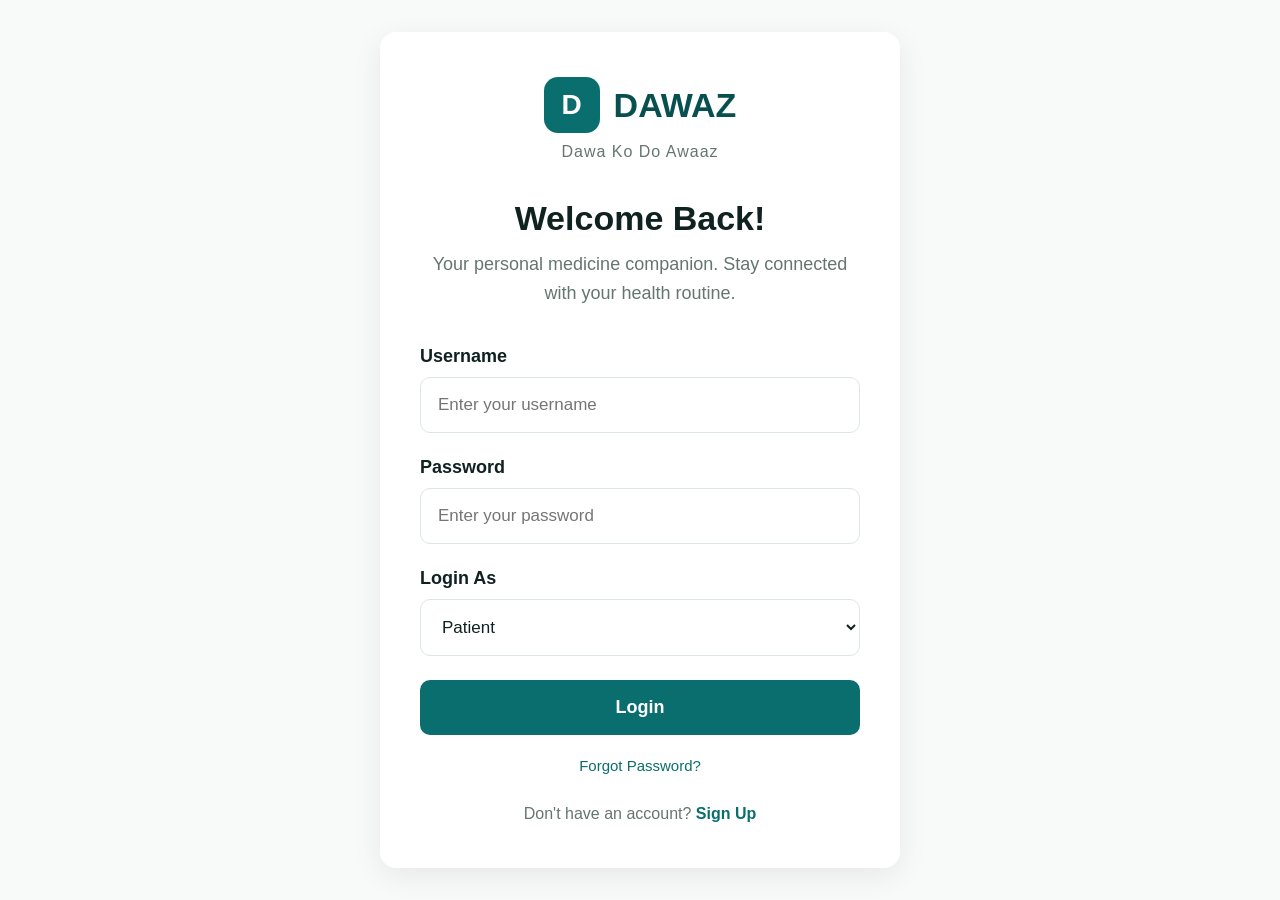
<file: frontend/index.html>
<!DOCTYPE html>
<html lang="en">

<head>
    <meta charset="UTF-8">
    <meta name="viewport" content="width=device-width, initial-scale=1.0">

    <title>DAWAZ | Login</title>

    <link rel="stylesheet" href="css/styles.css">
</head>

<body>

    <main class="login-container">

        <section class="login-card">

            <!-- Brand Section -->
            <div class="brand">
                <div class="brand-logo">D</div>
                <h2>DAWAZ</h2>
            </div>

            <p class="tagline">Dawa Ko Do Awaaz</p>

            <!-- Welcome Section -->
            <div class="welcome-section">
                <h1>Welcome Back!</h1>

                <p>
                    Your personal medicine companion.
                    Stay connected with your health routine.
                </p>
            </div>

            <!-- Login Form -->
            <form id="loginForm">

                <!-- Username -->
                <div class="form-group">
                    <label for="username">Username</label>

                    <input
                        type="text"
                        id="username"
                        name="username"
                        placeholder="Enter your username"
                        autocomplete="username"
                        required
                    >
                </div>

                <!-- Password -->
                <div class="form-group">
                    <label for="password">Password</label>

                    <input
                        type="password"
                        id="password"
                        name="password"
                        placeholder="Enter your password"
                        autocomplete="current-password"
                        required
                    >
                </div>

                <!-- Role Selection -->
                <div class="form-group">
                    <label for="role">Login As</label>

                    <select id="role" name="role" required>
                        <option value="patient">Patient</option>
                        <option value="caregiver">Caregiver</option>
                    </select>
                </div>

                <!-- Login Button -->
                <button
                    type="submit"
                    class="login-button"
                    id="loginButton"
                >
                    Login
                </button>

                <!-- Feedback Message -->
                <p
                    id="message"
                    class="message"
                    role="status"
                    aria-live="polite"
                ></p>

            </form>

            <!-- Forgot Password -->
            <div class="forgot-password">
                <a href="pages/forgot-password.html">
                    Forgot Password?
                </a>
            </div>

            <!-- Signup Section -->
            <div class="signup-section">
                <p>
                    Don't have an account?

                    <a href="pages/signup.html" id="signupLink">
                        Sign Up
                    </a>
                </p>
            </div>

        </section>

    </main>
    <script src="api/service.js"></script>
    <script src="js/auth.js"></script>

</body>
</html>
</file>
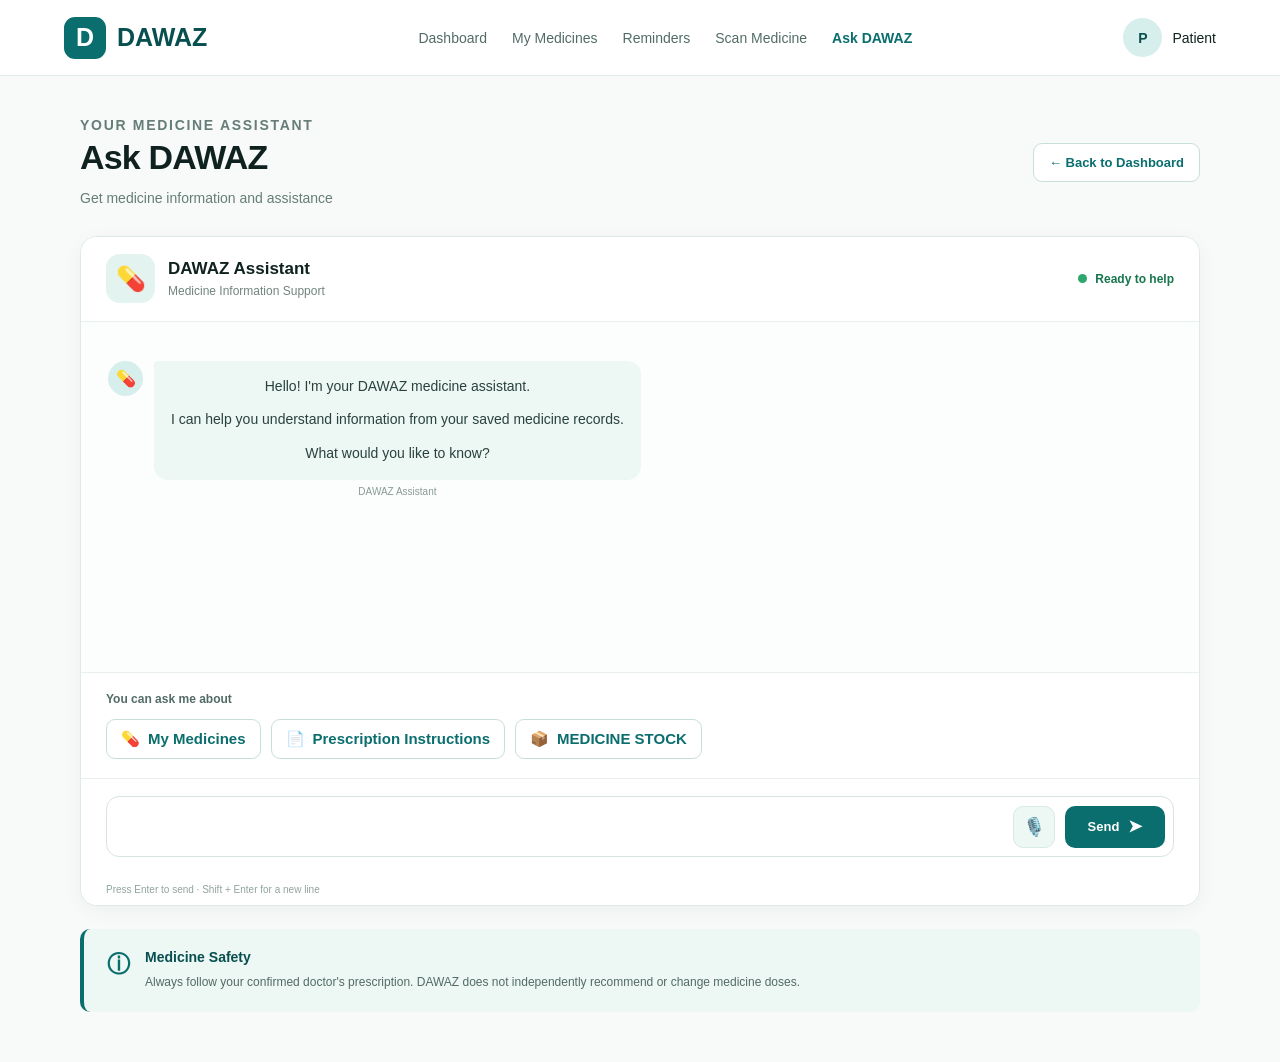
<file: frontend/pages/ask.html>
<!DOCTYPE html>
<html lang="en">

<head>
    <meta charset="UTF-8">
    <meta name="viewport" content="width=device-width, initial-scale=1.0">

    <title>Ask DAWAZ | Medicine Assistant</title>

    <link rel="stylesheet" href="../css/styles.css">
    <link rel="stylesheet" href="../css/ask.css">
</head>

<body>

    <!-- NAVIGATION -->
    <header class="navbar">

        <div class="brand">
            <div class="brand-logo">D</div>
            <h2>DAWAZ</h2>
        </div>

        <nav class="nav-links">
            <a href="dashboard.html" data-i18n="dashboard">Dashboard</a>
            <a href="medicines.html" data-i18n="medicines">My Medicines</a>
            <a href="reminders.html" data-i18n="reminders">Reminders</a>
            <a href="medicine-scanner.html" data-i18n="scanner">Scan Medicine</a>
            <a href="ask.html" class="active" data-i18n="askDawaz">Ask DAWAZ</a>
        </nav>

        <div class="profile">
            <span class="profile-icon">P</span>
            <span data-i18n="patient">Patient</span>
        </div>

    </header>


    <!-- MAIN PAGE -->
    <main class="ask-container">

        <!-- PAGE HEADING -->
        <section class="ask-heading">

            <div>
                <p class="ask-label" data-i18n="medicineAssistantLabel">
                    YOUR MEDICINE ASSISTANT
                </p>

                <h1 data-i18n="askDawaz">Ask DAWAZ</h1>

                <p data-i18n="askDescription">
                    Have a question about your medicines?
                    DAWAZ can help you understand your saved medicine
                    information and prescription records.
                </p>
            </div>

            <a href="dashboard.html" class="back-dashboard"
               data-i18n="backDashboard">
                ← Back to Dashboard
            </a>

        </section>


        <!-- CHAT WORKSPACE -->
        <section class="chat-section">

            <!-- CHAT HEADER -->
            <div class="chat-header">

                <div class="assistant-profile">

                    <div class="assistant-avatar">
                        <span>💊</span>
                    </div>

                    <div class="assistant-details">
                        <h2 data-i18n="dawazAssistant">
                            DAWAZ Assistant
                        </h2>

                        <p data-i18n="medicineInformationSupport">
                            Medicine Information Support
                        </p>
                    </div>

                </div>

                <div class="assistant-status">
                    <span class="status-dot"></span>
                    <span id="chatStatus" data-i18n="readyToHelp">
                        Ready to help
                    </span>
                </div>

            </div>


            <!-- CHAT BODY -->
            <div
                class="chat-messages"
                id="chatMessages"
                role="log"
                aria-live="polite"
                data-i18n-aria-label="conversationWithDawaz">

                <!-- WELCOME MESSAGE -->
                <div class="message assistant-message">

                    <div class="message-avatar">💊</div>

                    <div class="message-content">

                        <div class="message-bubble">

                            <p data-i18n="welcomeAsk">
                                Hello! I'm your DAWAZ medicine assistant.
                            </p>

                            <p data-i18n="welcomeAskDescription">
                                I can help you understand information
                                from your saved medicine records.
                            </p>

                            <p data-i18n="whatWouldYouLikeToKnow">
                                What would you like to know?
                            </p>

                        </div>

                        <span class="message-time" data-i18n="dawazAssistant">
                            DAWAZ Assistant
                        </span>

                    </div>

                </div>

            </div>


            <!-- SUGGESTED QUESTIONS -->
            <div class="suggested-questions" id="suggestedQuestions">

                <p class="suggestion-heading" data-i18n="youCanAskAbout">
                    You can ask me about
                </p>

                <div class="suggestion-buttons">

                    <button
                        type="button"
                        class="suggestion-btn"
                        data-question="Show me my saved medicines.">

                        <span>💊</span>
                        <span data-i18n="myMedicines">My medicines</span>

                    </button>


                    <button
                        type="button"
                        class="suggestion-btn"
                        data-question="Where can I find my prescription instructions?">

                        <span>📄</span>
                        <span data-i18n="prescriptionInstructions">
                            Prescription instructions
                        </span>

                    </button>


                    <button
                        type="button"
                        class="suggestion-btn"
                        data-question="How can I check my medicine stock?">

                        <span>📦</span>
                        <span data-i18n="medicineStock">
                            Medicine stock
                        </span>

                    </button>

                </div>

            </div>


            <!-- MESSAGE COMPOSER -->
            <form class="chat-input-area" id="chatForm">

                <div class="chat-input-wrapper">

                    <label
                        for="chatInput"
                        class="visually-hidden"
                        data-i18n="typeMedicineQuestion">

                        Type your medicine-related question

                    </label>


                    <textarea
                        id="chatInput"
                        name="question"
                        data-i18n-placeholder="askDawazPlaceholder"
                        placeholder="Ask DAWAZ something about your medicines..."
                        rows="1"
                        maxlength="1000"
                        required>
                    </textarea>


                    <!-- MICROPHONE -->
                    <button
                        type="button"
                        id="chatMicBtn"
                        class="chat-mic-btn"
                        data-i18n-aria-label="speakQuestion"
                        data-i18n-title="speakQuestion"
                        aria-label="Speak your question"
                        title="Speak your question">

                        🎙️

                    </button>


                    <!-- SEND -->
                    <button
                        type="submit"
                        id="sendMessageBtn"
                        class="send-message-btn"
                        data-i18n-aria-label="sendMessage"
                        aria-label="Send message">

                        <span data-i18n="send">Send</span>
                        <span class="send-icon">➤</span>

                    </button>

                </div>


                <p
                    class="voice-status"
                    id="voiceStatus"
                    aria-live="polite">
                </p>


                <p class="input-hint" data-i18n="chatInputHint">
                    Press Enter to send · Shift + Enter for a new line
                </p>

            </form>

        </section>


        <!-- SAFETY NOTE -->
        <section class="ask-safety-note">

            <div class="safety-icon">ⓘ</div>

            <div>

                <h3 data-i18n="medicineSafety">
                    Medicine Safety
                </h3>

                <p data-i18n="medicineSafetyDescription">
                    DAWAZ helps you understand medicine information.
                    It does not replace professional medical advice.
                    Always follow your confirmed prescription.
                    Contact your doctor or pharmacist if medicine
                    instructions are unclear.
                </p>

            </div>

        </section>

    </main>


    <script src="../api/service.js"></script>
    <script src="../js/language.js"></script>
    <script src="../js/ask.js"></script>

</body>
</html>
</file>
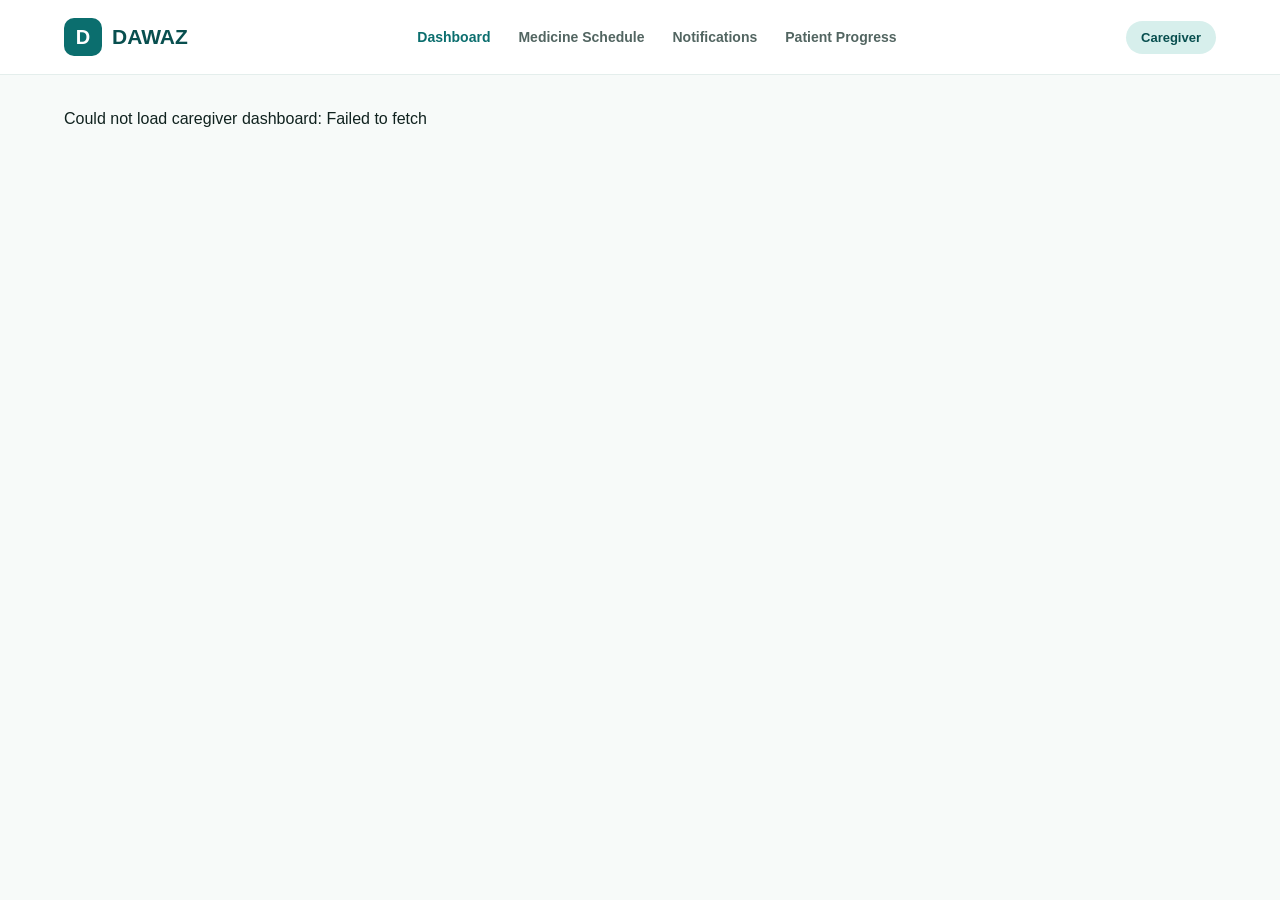
<file: frontend/pages/caregiver-dashboard.html>
<!DOCTYPE html>
<html lang="en">

<head>
    <meta charset="UTF-8">
    <meta name="viewport" content="width=device-width, initial-scale=1.0">

    <title>Caregiver Dashboard | DAWAZ</title>

    <link rel="stylesheet" href="../css/styles.css">
    <link rel="stylesheet" href="../css/caregiver-dashboard.css">
</head>

<body>

    <!-- Navigation Bar -->
    <header class="navbar">

        <div class="brand">
            <div class="brand-logo">D</div>
            <span>DAWAZ</span>
        </div>

        <nav class="nav-links">
            <a href="caregiver-dashboard.html" class="active">Dashboard</a>
            <a href="#medicationSchedule">Medicine Schedule</a>
            <a href="#notifications">Notifications</a>
            <a href="#progress">Patient Progress</a>
        </nav>

        <div class="profile">
            <span class="profile-label">Caregiver</span>
        </div>

    </header>


    <main class="caregiver-container">

        <!-- Welcome Section -->
        <section class="welcome-section">

            <div>
                <p class="eyebrow">CAREGIVER PANEL</p>

                <h1>Caregiver Dashboard</h1>

                <p>
                    Monitor medicine schedules and stay updated
                    on the patient's medication progress.
                </p>
            </div>

            <div class="date-display" id="currentDate"></div>

        </section>


        <!-- Patient Information -->
        <section class="patient-card">

            <div class="patient-avatar">P</div>

            <div class="patient-information">
                <p class="eyebrow">CONNECTED PATIENT</p>
                <h2 id="patientName">Patient information unavailable</h2>
                <p id="patientConnectionStatus">
                    Waiting for patient account connection.
                </p>
            </div>

        </section>


        <!-- Overview Cards -->
        <section class="overview-grid">

            <article class="overview-card">
                <div class="overview-icon">💊</div>
                <p>Total Scheduled Doses</p>
                <h2 id="totalDoses">0</h2>
            </article>

            <article class="overview-card">
                <div class="overview-icon">✓</div>
                <p>Reported Taken</p>
                <h2 id="takenDoses">0</h2>
            </article>

            <article class="overview-card">
                <div class="overview-icon">⏳</div>
                <p>Pending Doses</p>
                <h2 id="pendingDoses">0</h2>
            </article>

            <article class="overview-card">
                <div class="overview-icon">!</div>
                <p>Skipped Doses</p>
                <h2 id="skippedDoses">0</h2>
            </article>

        </section>


        <!-- Medicine Schedule -->
        <section class="caregiver-section" id="medicationSchedule">

            <div class="section-heading">
                <div>
                    <p class="eyebrow">DAILY MEDICATION</p>
                    <h2>Medicine Schedule</h2>
                </div>

                <span class="section-date" id="scheduleDate"></span>
            </div>

            <div id="caregiverMedicineList" class="caregiver-medicine-list">

                <div class="empty-state">
                    <p>No medicine schedule available.</p>
                    <span>
                        The patient's confirmed medicine schedule
                        will appear here.
                    </span>
                </div>

            </div>

        </section>


        <!-- Patient Progress -->
        <section class="caregiver-section" id="progress">

            <div class="section-heading">
                <div>
                    <p class="eyebrow">MEDICATION TRACKING</p>
                    <h2>Patient Progress</h2>
                </div>
            </div>

            <div class="progress-card">

                <div class="progress-information">
                    <span>Today's reported progress</span>
                    <strong id="progressPercentage">0%</strong>
                </div>

                <div class="progress-track">
                    <div class="progress-fill" id="progressBar"></div>
                </div>

                <p id="progressMessage">
                    No dose activity recorded yet.
                </p>

            </div>

        </section>


        <!-- Notifications -->
        <section class="caregiver-section" id="notifications">

            <div class="section-heading">
                <div>
                    <p class="eyebrow">STAY UPDATED</p>
                    <h2>Notifications</h2>
                </div>
            </div>

            <div id="caregiverNotifications" class="notification-list">

                <div class="empty-state">
                    <p>No notifications yet.</p>
                    <span>
                        Medicine reminders and patient updates
                        will appear here when connected.
                    </span>
                </div>

            </div>

        </section>


        <!-- Safety Information -->
        <section class="caregiver-safety-note">

            <strong>Important information</strong>

            <p>
                Medication statuses reflect information reported
                by the patient. They do not independently confirm
                that a medicine was taken.
            </p>

            <p>
                Caregivers should follow the patient's confirmed
                prescription and contact a healthcare professional
                if medication instructions are unclear.
            </p>

        </section>

    </main>

    <script src="../api/service.js"></script>
    <script src="../js/caregiver.js"></script>
    <script src="../js/caregiver-dashboard.js"></script>

</body>
</html>
</file>
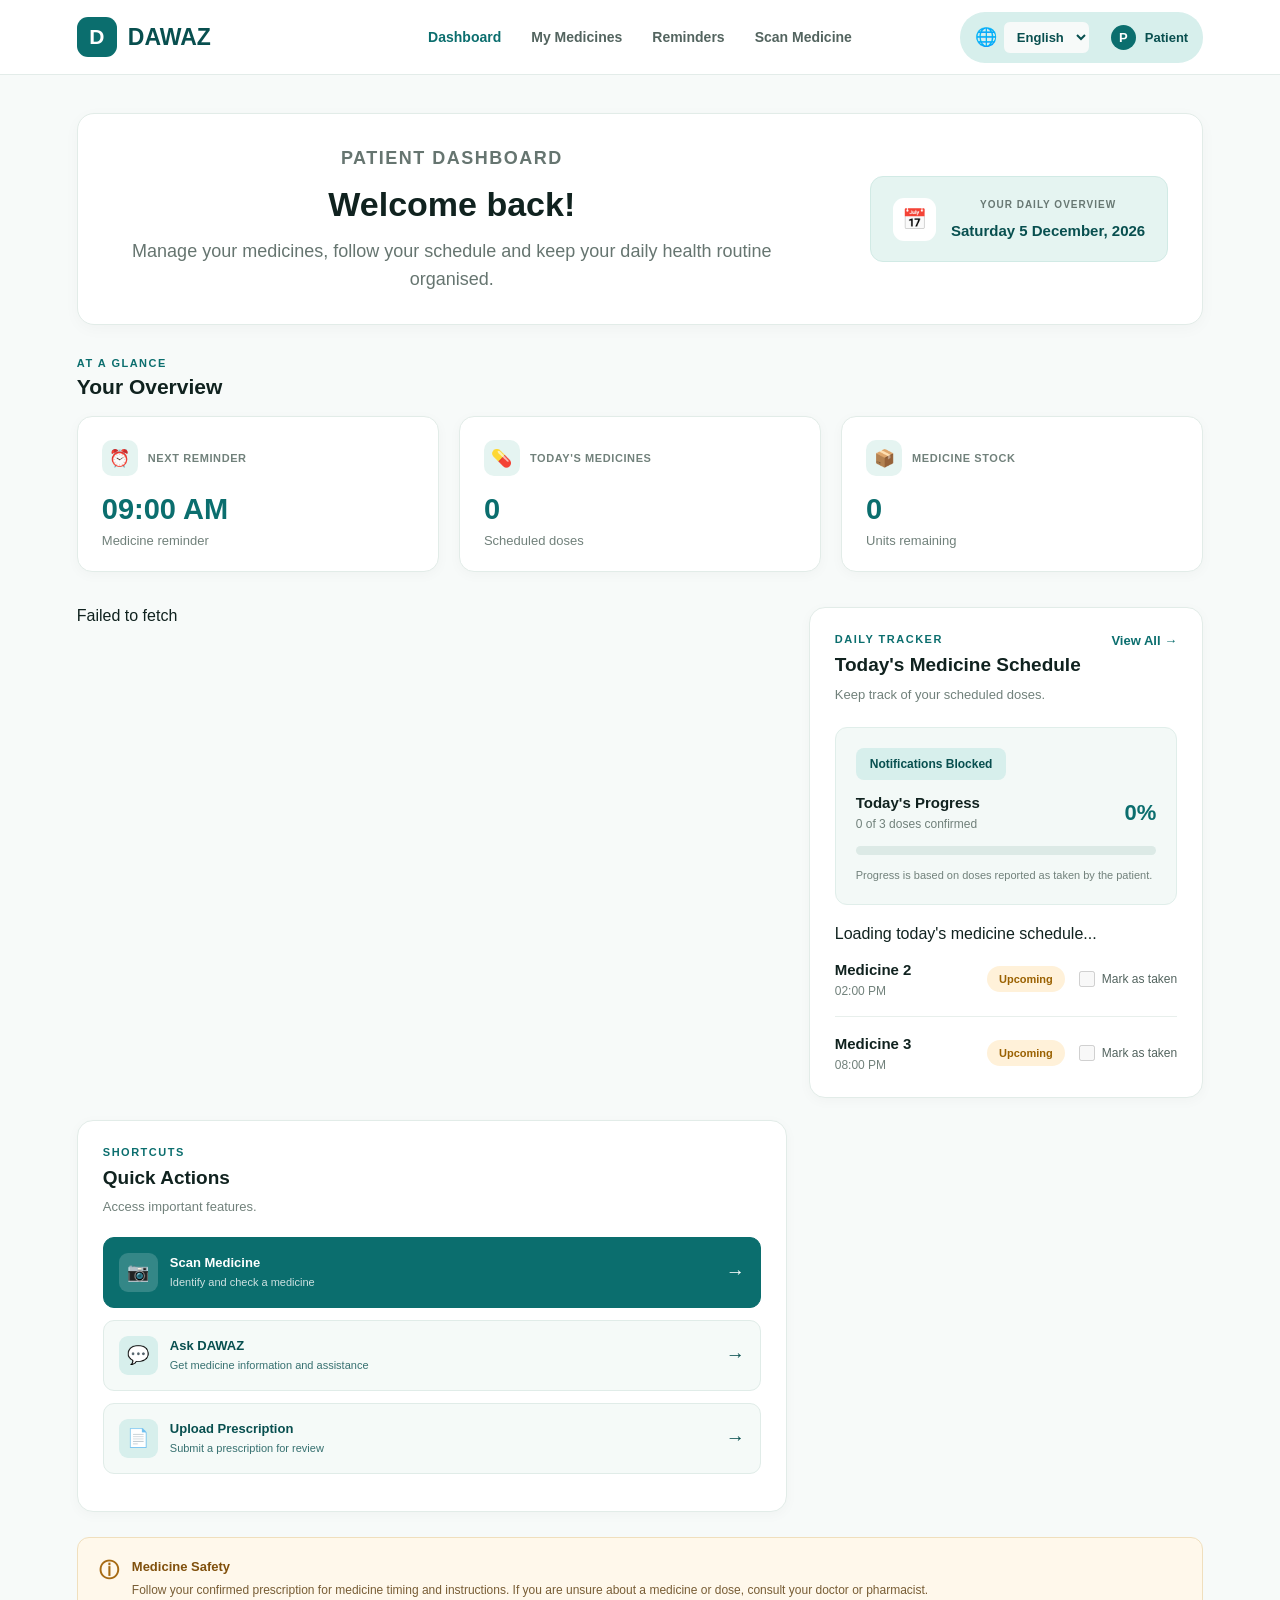
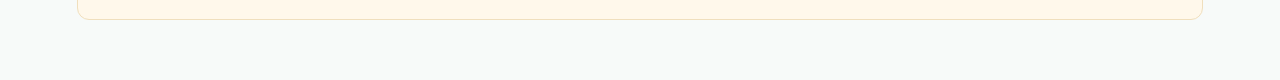
<file: frontend/pages/dashboard.html>
<!DOCTYPE html>
<html lang="en">

<head>
    <meta charset="UTF-8">
    <meta name="viewport" content="width=device-width, initial-scale=1.0">

    <title>DAWAZ | Patient Dashboard</title>

    <link rel="stylesheet" href="../css/styles.css">
    <link rel="stylesheet" href="../css/dashboard.css">
</head>

<body>

    <!-- NAVIGATION -->
    <header class="navbar">

        <div class="brand">
            <div class="brand-logo">D</div>
            <h2>DAWAZ</h2>
        </div>

        <nav class="nav-links">
            <a href="dashboard.html" class="active">Dashboard</a>
            <a href="medicines.html">My Medicines</a>
            <a href="reminders.html">Reminders</a>
            <a href="medicine-scanner.html">Scan Medicine</a>
        </nav>

        <div class="profile">

            <!-- LANGUAGE SELECTOR -->
            <div class="language-selector-wrapper">
                <span class="language-icon">🌐</span>

                <select id="languageSelect" class="language-selector"
                    aria-label="Select language">
                    <option value="en">English</option>
                    <option value="hi">हिन्दी</option>
                </select>
            </div>

            <span class="profile-icon">P</span>
            <span>Patient</span>

        </div>

    </header>


    <!-- MAIN DASHBOARD -->
    <main class="dashboard-container">

        <!-- WELCOME HEADER -->
        <section class="welcome-section">

            <div class="welcome-content">

                <p class="greeting">PATIENT DASHBOARD</p>

                <h1>Welcome back!</h1>

                <p class="welcome-description">
                    Manage your medicines, follow your schedule
                    and keep your daily health routine organised.
                </p>

            </div>

            <div class="date-display">

                <div class="date-icon">📅</div>

                <div>
                    <p>YOUR DAILY OVERVIEW</p>
                    <h3 id="currentDate">Loading date...</h3>
                </div>

            </div>

        </section>


        <!-- OVERVIEW -->
        <section class="overview-section">

            <div class="section-title">
                <div>
                    <p class="section-eyebrow">AT A GLANCE</p>
                    <h2>Your Overview</h2>
                </div>
            </div>

            <div class="overview-grid">

                <div class="overview-card">

                    <div class="overview-card-top">
                        <span class="overview-icon">⏰</span>
                        <span class="overview-label">NEXT REMINDER</span>
                    </div>

                    <h2 id="nextReminderTime">09:00 AM</h2>

                    <p id="nextReminderMedicine">
                        Medicine reminder
                    </p>

                </div>


                <div class="overview-card">

                    <div class="overview-card-top">
                        <span class="overview-icon">💊</span>
                        <span class="overview-label">TODAY'S MEDICINES</span>
                    </div>

                    <h2 id="todayMedicineCount">0</h2>

                    <p>Scheduled doses</p>

                </div>


                <div class="overview-card">

                    <div class="overview-card-top">
                        <span class="overview-icon">📦</span>
                        <span class="overview-label">MEDICINE STOCK</span>
                    </div>

                    <h2 id="medicineStockCount">0</h2>

                    <p>Units remaining</p>

                </div>

            </div>

        </section>


        <!-- MAIN DASHBOARD CONTENT -->
        <section class="dashboard-content">

            <!-- MEDICINE SCHEDULE -->
            <div class="dashboard-card medicine-schedule-card">

                <div class="card-heading">

                    <div>
                        <p class="section-eyebrow">DAILY TRACKER</p>

                        <h2>Today's Medicine Schedule</h2>

                        <p class="card-subtitle">
                            Keep track of your scheduled doses.
                        </p>
                    </div>

                    <a href="reminders.html" class="view-all-link">
                        View All →
                    </a>

                </div>


                <!-- DAILY PROGRESS -->
                <div class="medicine-progress">

                    <div class="progress-heading">

                        <div>
                            <h3>Today's Progress</h3>

                            <p id="progressText">
                                0 of 3 doses confirmed
                            </p>
                        </div>

                        <strong id="progressPercentage">0%</strong>

                    </div>

                    <div class="progress-track">

                        <div
                            class="progress-fill"
                            id="progressBar"
                            style="width: 0%;">
                        </div>

                    </div>

                    <p class="progress-note">
                        Progress is based on doses reported as taken by the patient.
                    </p>

                </div>


                <div id="backendDoseList">
                    <p>Loading today's medicine schedule...</p>
                </div>


                <div class="medicine-item" data-dose-id="medicine-2">

                    <div class="medicine-details">
                        <h3>Medicine 2</h3>
                        <p>02:00 PM</p>
                    </div>

                    <div class="medicine-checkpoint">

                        <span class="status upcoming" id="status-medicine-2">
                            Upcoming
                        </span>

                        <label class="taken-checkbox">

                            <input
                                type="checkbox"
                                class="dose-checkbox"
                                data-dose-id="medicine-2"
                                data-reminder-time="14:00"
                                disabled>

                            <span>Mark as taken</span>

                        </label>

                    </div>

                </div>


                <div class="medicine-item" data-dose-id="medicine-3">

                    <div class="medicine-details">
                        <h3>Medicine 3</h3>
                        <p>08:00 PM</p>
                    </div>

                    <div class="medicine-checkpoint">

                        <span class="status upcoming" id="status-medicine-3">
                            Upcoming
                        </span>

                        <label class="taken-checkbox">

                            <input
                                type="checkbox"
                                class="dose-checkbox"
                                data-dose-id="medicine-3"
                                data-reminder-time="20:00"
                                disabled>

                            <span>Mark as taken</span>

                        </label>

                    </div>

                </div>

            </div>


            <!-- QUICK ACTIONS -->
            <aside class="dashboard-card quick-actions-card">

                <div class="card-heading">

                    <div>
                        <p class="section-eyebrow">SHORTCUTS</p>

                        <h2>Quick Actions</h2>

                        <p class="card-subtitle">
                            Access important features.
                        </p>
                    </div>

                </div>


                <a href="medicine-scanner.html" class="action-button">

                    <span class="action-icon">📷</span>

                    <span>
                        <strong>Scan Medicine</strong>
                        <small>Identify and check a medicine</small>
                    </span>

                    <span class="action-arrow">→</span>

                </a>


                <!-- ASK DAWAZ REDIRECT -->
                <a href="ask.html" class="action-button secondary">

                    <span class="action-icon">💬</span>

                    <span>
                        <strong>Ask DAWAZ</strong>
                        <small>Get medicine information and assistance</small>
                    </span>

                    <span class="action-arrow">→</span>

                </a>


                <a href="prescription.html" class="action-button secondary">

                    <span class="action-icon">📄</span>

                    <span>
                        <strong>Upload Prescription</strong>
                        <small>Submit a prescription for review</small>
                    </span>

                    <span class="action-arrow">→</span>

                </a>

            </aside>

        </section>


        <!-- SAFETY NOTE -->
        <section class="dashboard-safety-note">

            <span class="safety-icon">ⓘ</span>

            <div>
                <strong>Medicine Safety</strong>

                <p>
                    Follow your confirmed prescription for medicine timing
                    and instructions. If you are unsure about a medicine
                    or dose, consult your doctor or pharmacist.
                </p>
            </div>

        </section>

    </main>

    <script src="../api/service.js"></script>
    <script src="../js/language.js"></script>
    <script src="../js/dashboard.js"></script>
    <script src="../js/dashboard-integration.js"></script>
</body>
</html>
</file>
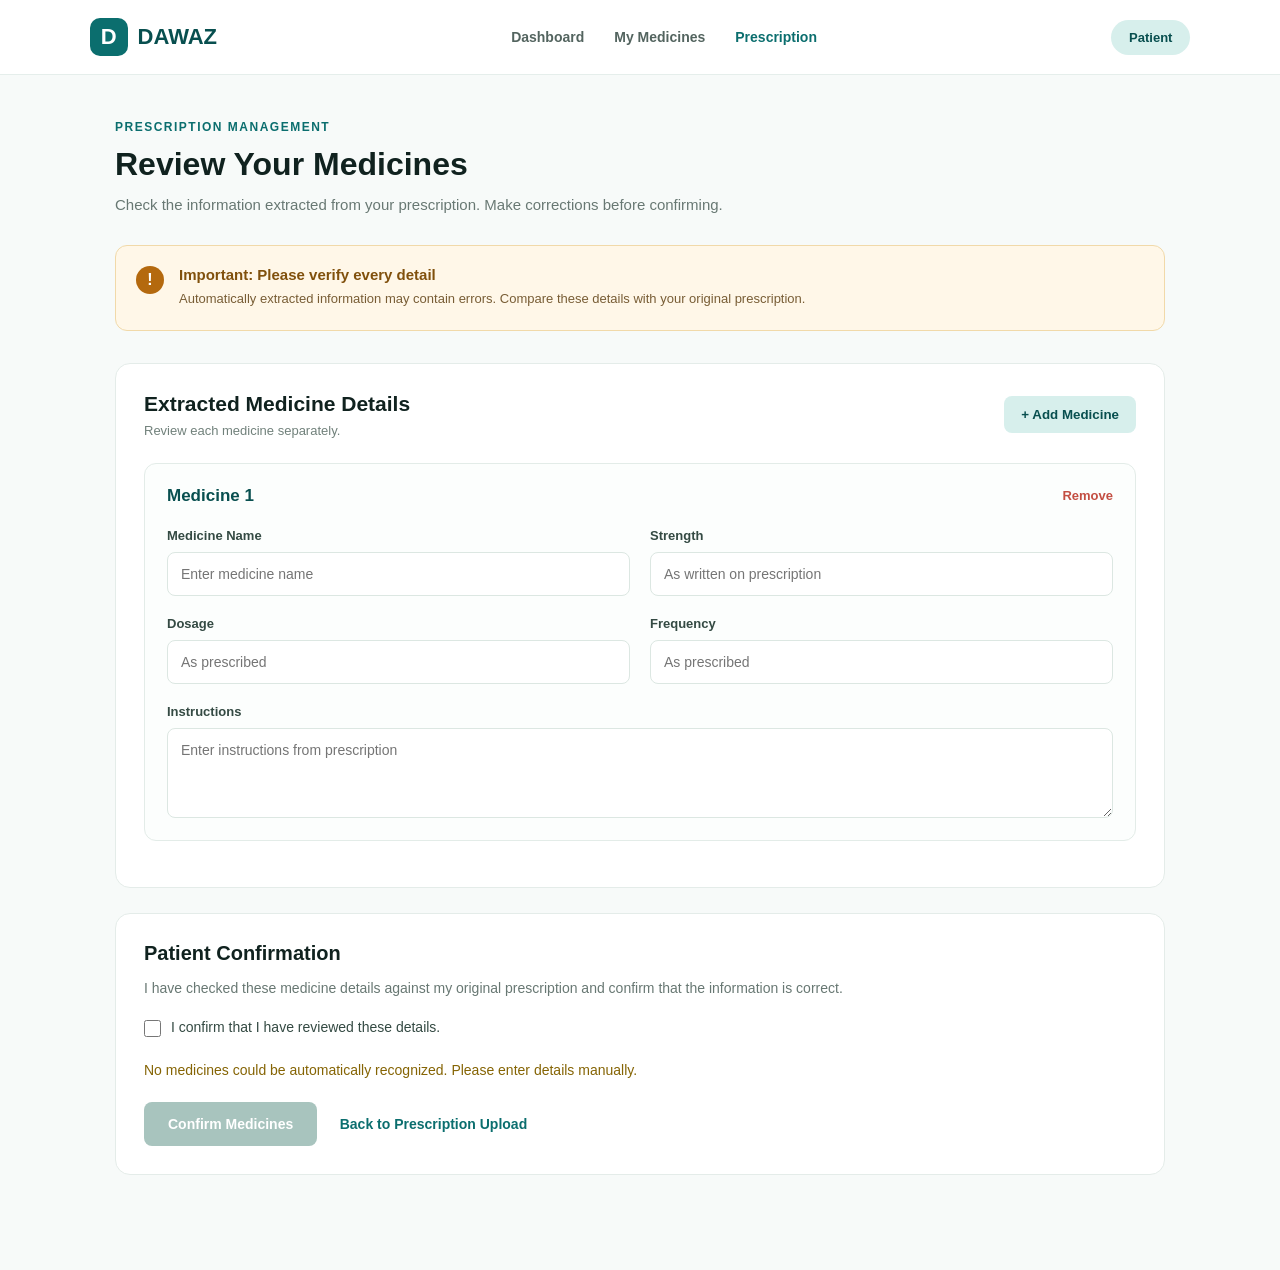
<file: frontend/pages/medicine-review.html>
<!DOCTYPE html>
<html lang="en">
<head>
    <meta charset="UTF-8">
    <meta name="viewport" content="width=device-width, initial-scale=1.0">
    <title>Review Prescription | DAWAZ</title>
    <link rel="stylesheet" href="../css/medicine-review.css">
</head>

<body>

    <header class="navbar">
        <a href="dashboard.html" class="brand">
            <span class="brand-logo">D</span>
            <span>DAWAZ</span>
        </a>

        <nav class="nav-links">
            <a href="dashboard.html">Dashboard</a>
            <a href="medicines.html">My Medicines</a>
            <a href="prescription.html" class="active">Prescription</a>
        </nav>

        <div class="profile">Patient</div>
    </header>

    <main class="review-container">

        <section class="page-heading">
            <p class="eyebrow">PRESCRIPTION MANAGEMENT</p>
            <h1>Review Your Medicines</h1>
            <p>
                Check the information extracted from your prescription.
                Make corrections before confirming.
            </p>
        </section>

        <section class="review-notice">
            <span class="notice-icon">!</span>
            <div>
                <h3>Important: Please verify every detail</h3>
                <p>
                    Automatically extracted information may contain errors.
                    Compare these details with your original prescription.
                </p>
            </div>
        </section>

        <section class="medicine-section">

            <div class="section-heading">
                <div>
                    <h2>Extracted Medicine Details</h2>
                    <p>Review each medicine separately.</p>
                </div>

                <button type="button" id="addMedicineBtn" class="add-btn">
                    + Add Medicine
                </button>
            </div>

            <div id="medicineList">

                <article class="medicine-form-card">

                    <div class="medicine-card-heading">
                        <h3>Medicine 1</h3>
                        <button type="button" class="remove-btn">
                            Remove
                        </button>
                    </div>

                    <div class="form-grid">

                        <div class="form-group">
                            <label>Medicine Name</label>
                            <input type="text"
                                name="medicineName"
                                placeholder="Enter medicine name"
                                required>
                        </div>

                        <div class="form-group">
                            <label>Strength</label>
                            <input type="text"
                                name="strength"
                                placeholder="As written on prescription">
                        </div>

                        <div class="form-group">
                            <label>Dosage</label>
                            <input type="text"
                                name="dosage"
                                placeholder="As prescribed">
                        </div>

                        <div class="form-group">
                            <label>Frequency</label>
                            <input type="text"
                                name="frequency"
                                placeholder="As prescribed">
                        </div>

                        <div class="form-group full-width">
                            <label>Instructions</label>
                            <textarea name="instructions"
                                placeholder="Enter instructions from prescription"></textarea>
                        </div>

                    </div>

                </article>

            </div>

        </section>

        <section class="confirmation-card">

            <h2>Patient Confirmation</h2>

            <p>
                I have checked these medicine details against my original
                prescription and confirm that the information is correct.
            </p>

            <label class="confirm-label">
                <input type="checkbox" id="confirmDetails">
                <span>I confirm that I have reviewed these details.</span>
            </label>

            <p id="reviewMessage" class="review-message"></p>

            <button type="button" id="confirmBtn" disabled>
                Confirm Medicines
            </button>

            <a href="prescription.html" class="back-link">
                Back to Prescription Upload
            </a>

        </section>

    </main>
    <script src="../api/service.js"></script>
    <script src="../js/language.js"></script>
    <script src="../js/medicine-review.js"></script>

</body>
</html>
</file>
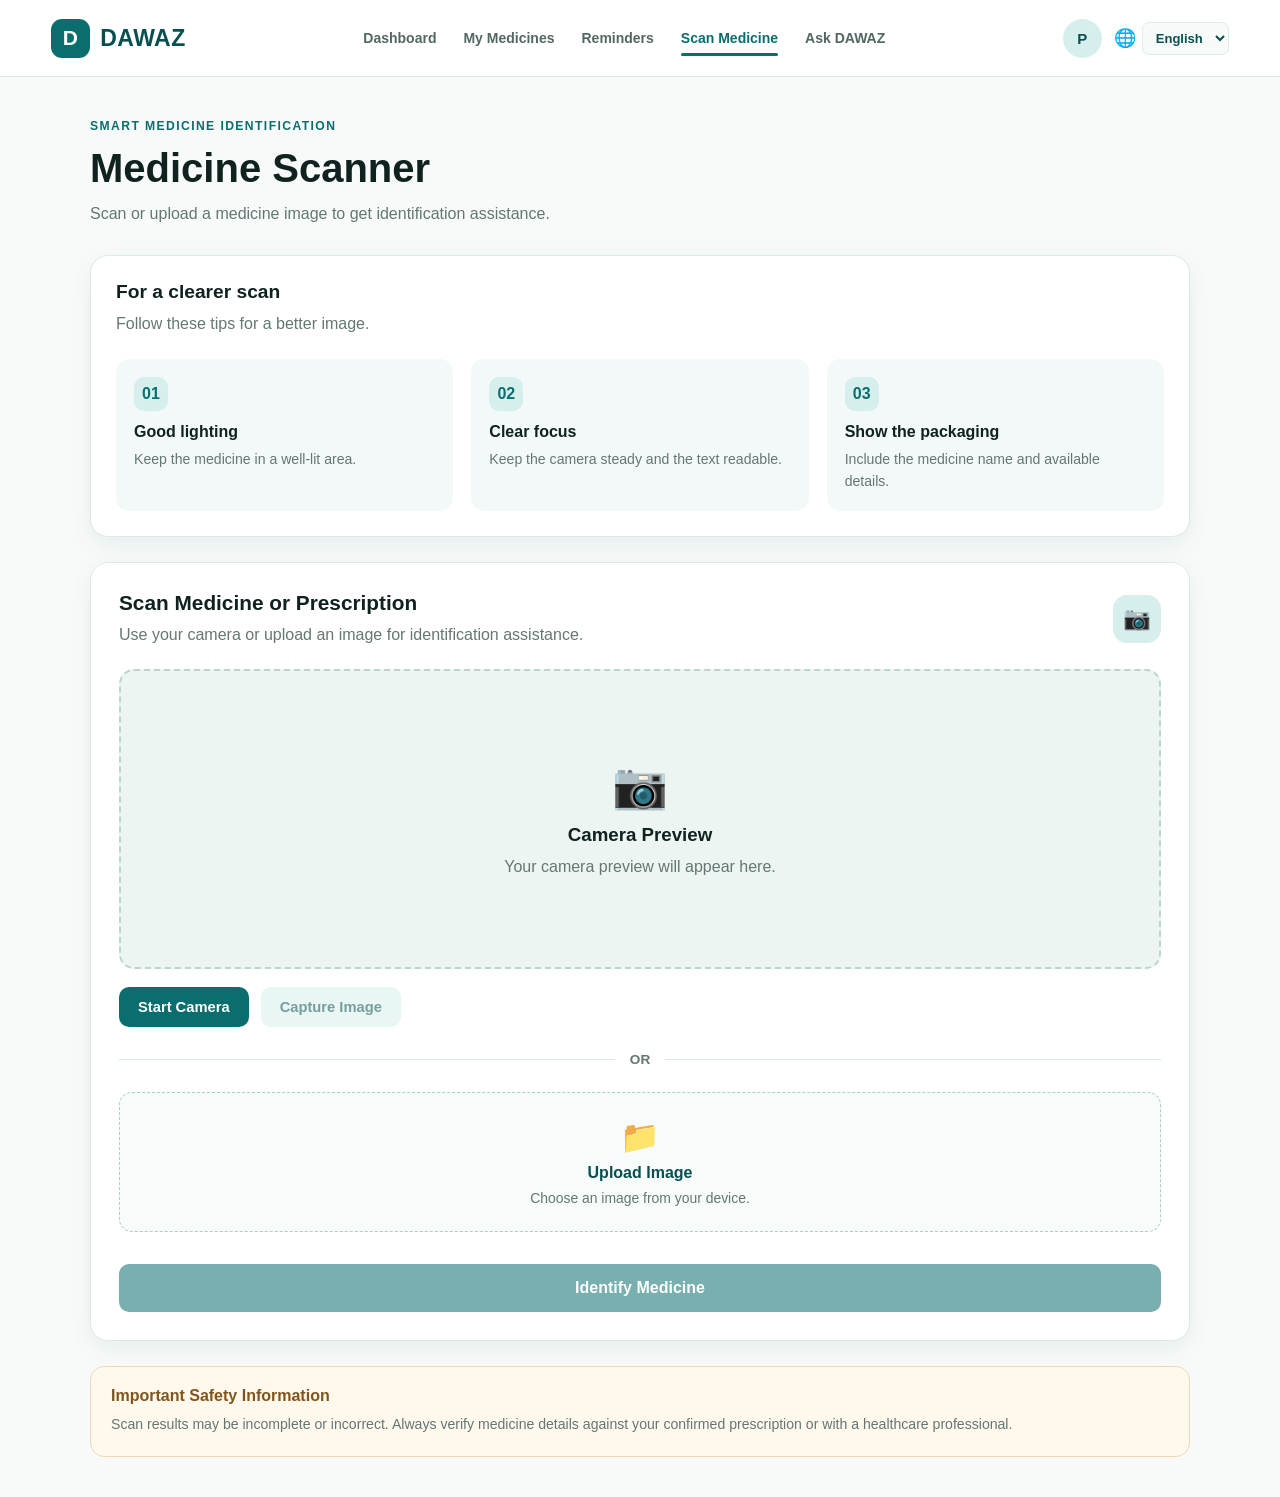
<file: frontend/pages/medicine-scanner.html>
<!DOCTYPE html>
<html lang="en">

<head>
    <meta charset="UTF-8">
    <meta name="viewport" content="width=device-width, initial-scale=1.0">

    <title>Medicine Scanner | DAWAZ</title>

    <link rel="stylesheet" href="../css/styles.css">
    <link rel="stylesheet" href="../css/medicine-scanner.css">
</head>

<body>

    <!-- NAVIGATION BAR -->

    <header class="navbar">

        <div class="nav-container">

            <!-- BRAND -->
            <a href="dashboard.html" class="brand">
                <span class="brand-logo">D</span>
                <span>DAWAZ</span>
            </a>

            <!-- NAVIGATION LINKS -->
            <nav class="nav-links">

                <a href="dashboard.html" data-i18n="dashboard">
                    Dashboard
                </a>

                <a href="medicines.html" data-i18n="medicines">
                    My Medicines
                </a>

                <a href="reminders.html" data-i18n="reminders">
                    Reminders
                </a>

                <a href="medicine-scanner.html"
                   class="active"
                   aria-current="page"
                   data-i18n="scanner">
                    Scan Medicine
                </a>

                <a href="ask.html" data-i18n="askDawaz">
                    Ask DAWAZ
                </a>

            </nav>

            <!-- PROFILE AND LANGUAGE -->
            <div class="profile">

                <div class="profile-icon">P</div>

                <div class="language-selector-wrapper">

                    <span class="language-icon">🌐</span>

                    <select
                        id="languageSelect"
                        class="language-selector"
                        aria-label="Select language">

                        <option value="en">English</option>
                        <option value="hi">हिन्दी</option>

                    </select>

                </div>

            </div>

        </div>

    </header>


    <!-- MAIN CONTAINER -->

    <main class="scanner-container">

        <!-- PAGE HEADING -->
        <section class="page-heading">

            <p class="eyebrow" data-i18n="scannerEyebrow">
                SMART MEDICINE IDENTIFICATION
            </p>

            <h1 data-i18n="medicineScanner">
                Medicine Scanner
            </h1>

            <p data-i18n="scannerDescription">
                Scan your medicine packaging or prescription to identify
                the information and compare it with your confirmed prescription.
            </p>

        </section>


        <!-- SMART SCAN GUIDANCE -->

        <section class="guidance-card">

            <h2 data-i18n="scanGuidance">
                Smart Scan Guidance
            </h2>

            <p data-i18n="scanGuidanceDescription">
                Follow these steps for a clearer medicine image.
            </p>

            <div class="guidance-grid">

                <div class="guidance-item">

                    <span>01</span>

                    <h3 data-i18n="goodLighting">
                        Good Lighting
                    </h3>

                    <p data-i18n="goodLightingDescription">
                        Make sure the medicine name is clearly visible.
                    </p>

                </div>


                <div class="guidance-item">

                    <span>02</span>

                    <h3 data-i18n="clearFocus">
                        Clear Focus
                    </h3>

                    <p data-i18n="clearFocusDescription">
                        Keep the camera steady and avoid blurry images.
                    </p>

                </div>


                <div class="guidance-item">

                    <span>03</span>

                    <h3 data-i18n="showPackaging">
                        Show Packaging
                    </h3>

                    <p data-i18n="showPackagingDescription">
                        Include the medicine name and strength if visible.
                    </p>

                </div>

            </div>

        </section>


        <!-- SCANNER CARD -->

        <section class="scanner-card">

            <div class="scanner-header">

                <div>

                    <h2 data-i18n="scanMedicineOrPrescription">
                        Scan Medicine or Prescription
                    </h2>

                    <p data-i18n="scannerHeaderDescription">
                        Position your medicine packaging or prescription
                        clearly inside the camera frame.
                    </p>

                </div>

                <span class="scanner-icon">📷</span>

            </div>


            <!-- CAMERA AREA -->

            <div class="camera-area" id="cameraArea">

                <div id="cameraPlaceholder">

                    <div class="camera-symbol">📷</div>

                    <h3 data-i18n="cameraPreview">
                        Camera Preview
                    </h3>

                    <p data-i18n="cameraPreviewDescription">
                        Your camera preview will appear here
                        after you allow camera access.
                    </p>

                </div>


                <video
                    id="cameraPreview"
                    autoplay
                    playsinline
                    hidden>
                </video>


                <canvas
                    id="captureCanvas"
                    hidden>
                </canvas>


                <div
                    class="scan-frame"
                    hidden
                    id="scanFrame">
                </div>

            </div>


            <!-- CAMERA CONTROLS -->

            <div class="camera-controls">

                <button
                    type="button"
                    id="startCameraBtn"
                    class="primary-btn"
                    data-i18n="startCamera">

                    Start Camera

                </button>


                <button
                    type="button"
                    id="captureBtn"
                    class="secondary-btn"
                    disabled
                    data-i18n="captureImage">

                    Capture Image

                </button>

            </div>


            <!-- DIVIDER -->

            <div class="or-divider">

                <span data-i18n="or">OR</span>

            </div>


            <!-- IMAGE UPLOAD -->

            <div class="upload-area">

                <label
                    for="medicineImage"
                    class="upload-label">

                    <span class="upload-icon">📁</span>

                    <strong data-i18n="uploadImage">
                        Upload Image
                    </strong>

                    <span data-i18n="uploadImageDescription">
                        Choose a clear photo of your medicine or prescription
                    </span>

                </label>


                <input
                    type="file"
                    id="medicineImage"
                    accept="image/jpeg,image/png,image/webp"
                    hidden>


                <p id="fileName"></p>

            </div>


            <!-- IMAGE PREVIEW -->

            <div
                class="image-preview-container"
                id="imagePreviewContainer"
                hidden>

                <h3 data-i18n="selectedImage">
                    Selected Image
                </h3>


                <img
                    id="imagePreview"
                    alt="Selected medicine or prescription image"
                    data-i18n-alt="selectedImageAlt">


                <button
                    type="button"
                    id="removeImageBtn"
                    class="remove-image-btn"
                    data-i18n="removeImage">

                    Remove Image

                </button>

            </div>


            <!-- SCAN BUTTON -->

            <button
                type="button"
                id="scanMedicineBtn"
                class="scan-btn"
                disabled
                data-i18n="identifyMedicine">

                Identify Medicine

            </button>


            <p
                id="scanMessage"
                class="scan-message"
                role="status"
                aria-live="polite">
            </p>

        </section>


        <!-- IDENTIFICATION RESULT -->

                 </section>

        <!-- PRESCRIPTION RECONCILIATION -->

        <section class="result-card" id="reconciliationCard" hidden>

            <h2>Compare with Confirmed Prescription</h2>

            <p>
                Select a confirmed prescription to compare it with the
                scanned medicine. An uncertain scan cannot be confirmed
                through this comparison.
            </p>

            <label for="prescriptionSelect">
                Select confirmed prescription
            </label>

            <select id="prescriptionSelect">
                <option value="">Loading prescriptions...</option>
            </select>

            <button
                type="button"
                id="reconcileBtn"
                class="scan-btn"
                disabled>
                Compare Medicine
            </button>

            <p id="reconciliationMessage" role="status" aria-live="polite">      </p>

            <div id="reconciliationResult"></div>

        </section>


          <!-- SMART IDENTIFICATION ASSISTANCE -->

        <section
            class="clarification-card"
            id="clarificationCard"
            hidden>

            <div class="clarification-header">

                <span class="clarification-icon">💬</span>

                <div>

                    <p class="eyebrow" data-i18n="identificationAssistance">
                        SMART IDENTIFICATION ASSISTANCE
                    </p>

                    <h2 data-i18n="identifyYourMedicine">
                        Let's identify your medicine
                    </h2>

                    <p data-i18n="identificationHelpDescription">
                        We couldn't identify the medicine confidently
                        from the image. A few additional details may help.
                    </p>

                </div>

            </div>


            <!-- BACKEND-GENERATED QUESTIONS -->

            <div
                class="clarification-questions"
                id="clarificationQuestions">
            </div>


            <!-- ADDITIONAL INFORMATION -->

            <div class="clarification-extra">

                <label
                    for="additionalMedicineInfo"
                    data-i18n="additionalInformation">

                    Additional information (optional)

                </label>


                <textarea
                    id="additionalMedicineInfo"
                    rows="3"
                    maxlength="500"
                    placeholder="Type any other visible information about the medicine..."
                    data-i18n-placeholder="additionalInformationPlaceholder">
                </textarea>

            </div>


            <!-- SUBMIT ANSWERS -->

            <button
                type="button"
                id="submitClarificationBtn"
                class="clarification-submit-btn"
                data-i18n="submitAnswers">

                Submit Answers

            </button>


            <p
                id="clarificationMessage"
                class="clarification-message"
                role="status"
                aria-live="polite">
            </p>


            <!-- RETAKE IMAGE -->

            <button
                type="button"
                id="retakeScanBtn"
                class="retake-scan-btn"
                data-i18n="retakeImage">

                Retake / Upload Another Image

            </button>


            <p class="clarification-safety" data-i18n="clarificationSafety">

                If the medicine still cannot be identified confidently,
                do not use an assumed identity. Ask a pharmacist or doctor.

            </p>

        </section>


        <!-- DAWAZ CONVERSATION -->

        <section
            class="medicine-chat-card"
            id="medicineChatCard"
            hidden>

            <div class="medicine-chat-header">

                <div class="chat-avatar">D</div>

                <div>

                    <p class="eyebrow" data-i18n="medicineAssistant">
                        DAWAZ MEDICINE ASSISTANT
                    </p>

                    <h2 data-i18n="talkAboutMedicine">
                        Let's talk about your medicine
                    </h2>

                    <p data-i18n="medicineChatDescription">
                        Ask questions about the scanned medicine
                        or prescription.
                    </p>

                </div>

            </div>


            <!-- CHAT STATUS -->

            <div
                class="chat-status"
                id="chatStatus"
                role="status"
                aria-live="polite"
                data-i18n="chatInitialStatus">

                DAWAZ will ask relevant follow-up questions after the scan.

            </div>


            <!-- CONVERSATION MESSAGES -->

            <div
                class="chat-messages"
                id="chatMessages"
                role="log"
                aria-live="polite"
                aria-label="Conversation with DAWAZ"
                data-i18n-aria-label="conversationLabel">

                <!-- Messages will be added by scanner.js -->

            </div>


            <!-- CHAT INPUT -->

            <form
                id="medicineChatForm"
                class="medicine-chat-form">

                <div class="chat-input-wrapper">

                    <textarea
                        id="medicineChatInput"
                        rows="1"
                        maxlength="1000"
                        placeholder="Ask something about your scanned medicine..."
                        aria-label="Type your medicine question"
                        data-i18n-placeholder="medicineQuestionPlaceholder"
                        data-i18n-aria-label="medicineQuestionLabel">
                    </textarea>


                    <button
                        type="button"
                        id="chatMicBtn"
                        class="chat-mic-btn"
                        aria-label="Start voice input"
                        title="Speak your question"
                        data-i18n-aria-label="startVoiceInput"
                        data-i18n-title="speakQuestion">

                        🎤

                    </button>

                </div>


                <button
                    type="submit"
                    id="sendChatBtn"
                    class="chat-send-btn"
                    data-i18n="send">

                    Send

                </button>

            </form>


            <!-- VOICE STATUS -->

            <p
                id="chatVoiceStatus"
                class="chat-voice-status"
                role="status"
                aria-live="polite">
            </p>


            <!-- SAFETY INFORMATION -->

            <p class="chat-safety-note" data-i18n="chatSafety">

                DAWAZ provides information based on the scanned content.
                It does not replace a doctor or pharmacist. Do not change
                your medicine dose based on an uncertain scan or chat response.

            </p>

        </section>


        <!-- SAFETY NOTE -->

        <section class="safety-note">

            <strong data-i18n="importantSafety">
                Important Safety Information
            </strong>

            <p data-i18n="scannerSafetyDescription">
                Image recognition does not establish whether a medicine
                is appropriate for you. Always compare the result with
                your confirmed prescription. If the medicine cannot be
                identified confidently, consult a pharmacist or doctor.
            </p>

        </section>

    </main>


    <!-- JAVASCRIPT -->

    <script src="../api/service.js"></script>
    <script src="../js/language.js"></script>
    <script src="../js/scanner.js"></script>

</body>

</html>
</file>
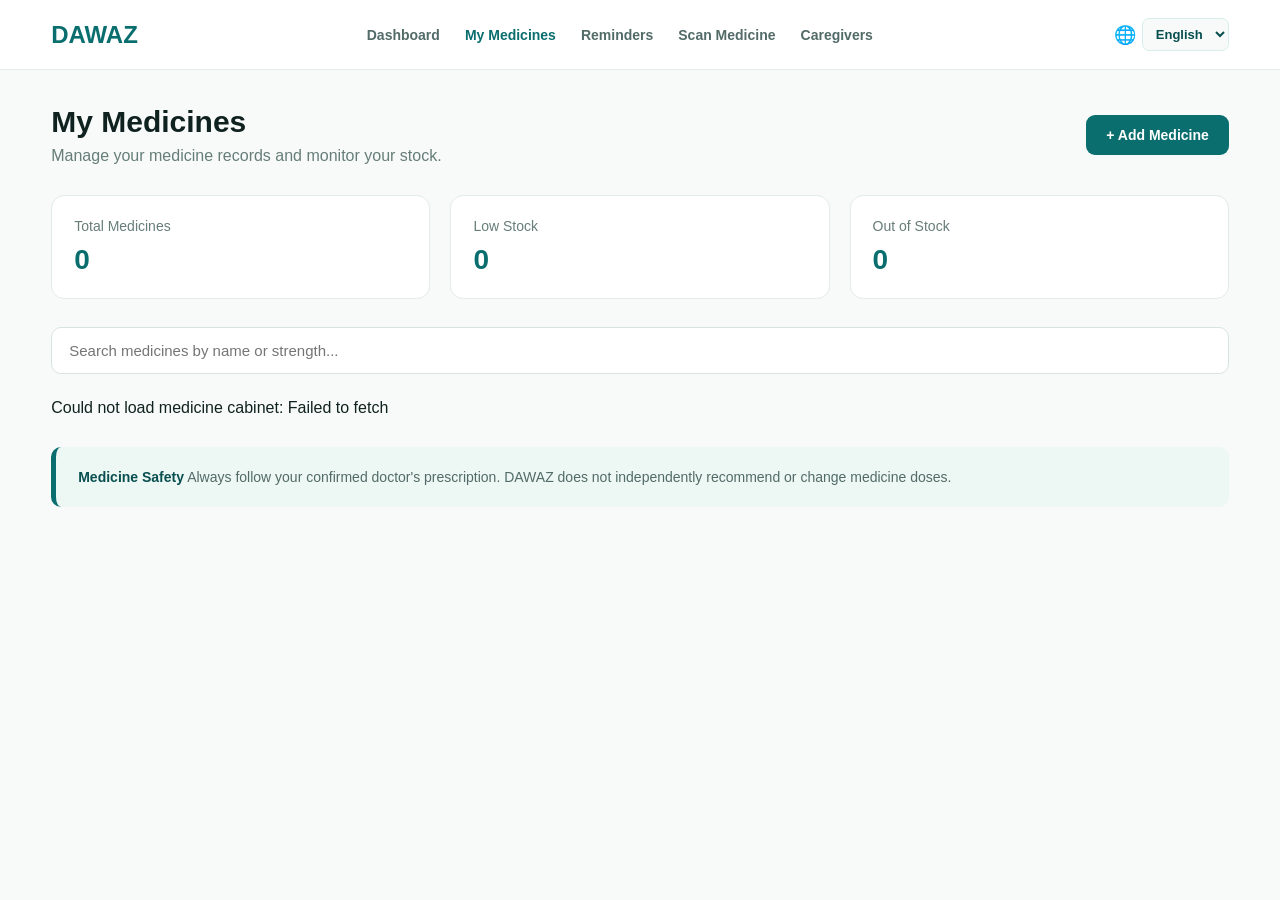
<file: frontend/pages/medicines.html>
<!DOCTYPE html>
<html lang="en">

<head>
    <meta charset="UTF-8">
    <meta name="viewport" content="width=device-width, initial-scale=1.0">
    <title>My Medicines | DAWAZ</title>

    <link rel="stylesheet" href="../css/styles.css">
    <link rel="stylesheet" href="../css/medicines.css">
</head>

<body>

    <nav class="navbar">

        <a href="dashboard.html" class="logo">DAWAZ</a>

        <div class="nav-links">
            <a href="dashboard.html" data-i18n="dashboard">Dashboard</a>

            <a href="medicines.html" class="active" data-i18n="medicines">
                My Medicines
            </a>

            <a href="reminders.html" data-i18n="reminders">Reminders</a>

            <a href="medicine-scanner.html" data-i18n="scanner">
                Scan Medicine
            </a>

            <a href="caregivers.html" data-i18n="caregivers">Caregivers</a>
        </div>

        <!-- LANGUAGE SELECTOR -->
        <div class="language-selector-wrapper">
            <span class="language-icon" aria-hidden="true">🌐</span>

            <select
                id="languageSelect"
                class="language-selector"
                aria-label="Select language"
            >
                <option value="en">English</option>
                <option value="hi">हिन्दी</option>
            </select>
        </div>

    </nav>


    <main class="medicines-container">

        <!-- PAGE HEADING -->
        <section class="medicines-heading">

            <div>
                <h1 data-i18n="myMedicines">My Medicines</h1>

                <p data-i18n="manageMedicines">
                    Manage your medicine records and monitor your stock.
                </p>
            </div>

            <button
                type="button"
                id="addMedicineBtn"
                class="add-medicine-btn"
                data-i18n="addMedicine"
            >
                + Add Medicine
            </button>

        </section>


        <!-- MEDICINE SUMMARY -->
        <section class="medicine-summary">

            <div class="summary-card">
                <p data-i18n="totalMedicines">Total Medicines</p>
                <h2 id="totalMedicines">0</h2>
            </div>

            <div class="summary-card">
                <p data-i18n="lowStock">Low Stock</p>
                <h2 id="lowStockMedicines">0</h2>
            </div>

            <div class="summary-card">
                <p data-i18n="outOfStock">Out of Stock</p>
                <h2 id="outOfStockMedicines">0</h2>
            </div>

        </section>


        <!-- MEDICINE SEARCH -->
        <section class="medicine-search-section">

            <input
                type="search"
                id="medicineSearch"
                placeholder="Search medicines by name or strength..."
                aria-label="Search medicines"
                data-i18n-placeholder="searchMedicines"
                data-i18n-aria-label="searchMedicines"
            >

        </section>


        <!-- MEDICINE LIST -->
        <section class="medicine-list-section">

            <div id="medicineList">

                <div id="emptyState" class="empty-state">

                    <div class="empty-state-icon">💊</div>

                    <h3 data-i18n="noMedicines">
                        No medicines added yet
                    </h3>

                    <p data-i18n="emptyMedicineDescription">
                        Add your medicines to maintain a digital medicine cabinet.
                    </p>

                    <button
                        type="button"
                        id="emptyAddBtn"
                        class="add-medicine-btn"
                        data-i18n="addFirstMedicine"
                    >
                        + Add Your First Medicine
                    </button>

                </div>

            </div>

        </section>


        <!-- ADD / EDIT MEDICINE MODAL -->
        <div id="medicineModal" class="modal-overlay" hidden>

            <div class="modal-card">

                <div class="modal-heading">

                    <h2 id="modalTitle" data-i18n="addMedicineTitle">
                        Add Medicine
                    </h2>

                    <button
                        type="button"
                        id="closeMedicineModal"
                        class="close-btn"
                        aria-label="Close"
                        data-i18n-aria-label="close"
                    >
                        &times;
                    </button>

                </div>


                <form id="medicineForm">

                    <!-- MEDICINE NAME -->
                    <div class="form-group">

                        <label for="medicineName" data-i18n="medicineName">
                            Medicine Name
                        </label>

                        <input
                            type="text"
                            id="medicineName"
                            placeholder="Enter medicine name"
                            data-i18n-placeholder="enterMedicineName"
                            required
                        >

                    </div>


                    <!-- STRENGTH -->
                    <div class="form-group">

                        <label for="medicineStrength" data-i18n="strength">
                            Strength
                        </label>

                        <input
                            type="text"
                            id="medicineStrength"
                            placeholder="Enter prescribed strength"
                            data-i18n-placeholder="enterStrength"
                        >

                    </div>


                    <!-- STOCK -->
                    <div class="form-group">

                        <label for="medicineStock" data-i18n="availableStock">
                            Available Stock
                        </label>

                        <input
                            type="number"
                            id="medicineStock"
                            min="0"
                            step="1"
                            placeholder="Enter available quantity"
                            data-i18n-placeholder="enterQuantity"
                            required
                        >

                    </div>


                    <!-- PRESCRIPTION INSTRUCTIONS -->
                    <div class="form-group">

                        <label for="medicineInstructions" data-i18n="prescriptionInstructions">
                            Prescription Instructions
                        </label>

                        <textarea
                            id="medicineInstructions"
                            placeholder="Enter instructions from the confirmed prescription"
                            data-i18n-placeholder="enterPrescriptionInstructions"
                        ></textarea>

                    </div>


                    <!-- ADDITIONAL NOTES -->
                    <div class="form-group">

                        <label for="medicineNotes" data-i18n="additionalNotes">
                            Additional Notes
                        </label>

                        <textarea
                            id="medicineNotes"
                            placeholder="Enter additional notes"
                            data-i18n-placeholder="enterAdditionalNotes"
                        ></textarea>

                    </div>


                    <p id="medicineFormMessage" class="form-message"></p>


                    <!-- MODAL BUTTONS -->
                    <div class="modal-actions">

                        <button
                            type="button"
                            id="cancelMedicineBtn"
                            class="cancel-medicine-btn"
                            data-i18n="cancel"
                        >
                            Cancel
                        </button>

                        <button
                            type="submit"
                            class="save-medicine-btn"
                            data-i18n="saveMedicine"
                        >
                            Save Medicine
                        </button>

                    </div>

                </form>

            </div>

        </div>


        <!-- MEDICINE SAFETY NOTE -->
        <section class="medicine-safety-note">

            <strong data-i18n="medicineSafety">
                Medicine Safety:
            </strong>

            <span data-i18n="medicineSafetyDescription">
                Always follow your confirmed doctor's prescription.
                DAWAZ does not independently recommend or change medicine doses.
            </span>

        </section>

    </main>


    <script src="../api/service.js"></script>
    <script src="../js/language.js"></script>
    <script src="../js/medicines.js"></script>
    <script src="../js/medicine-voice.js"></script>
</body>
</html>
</file>
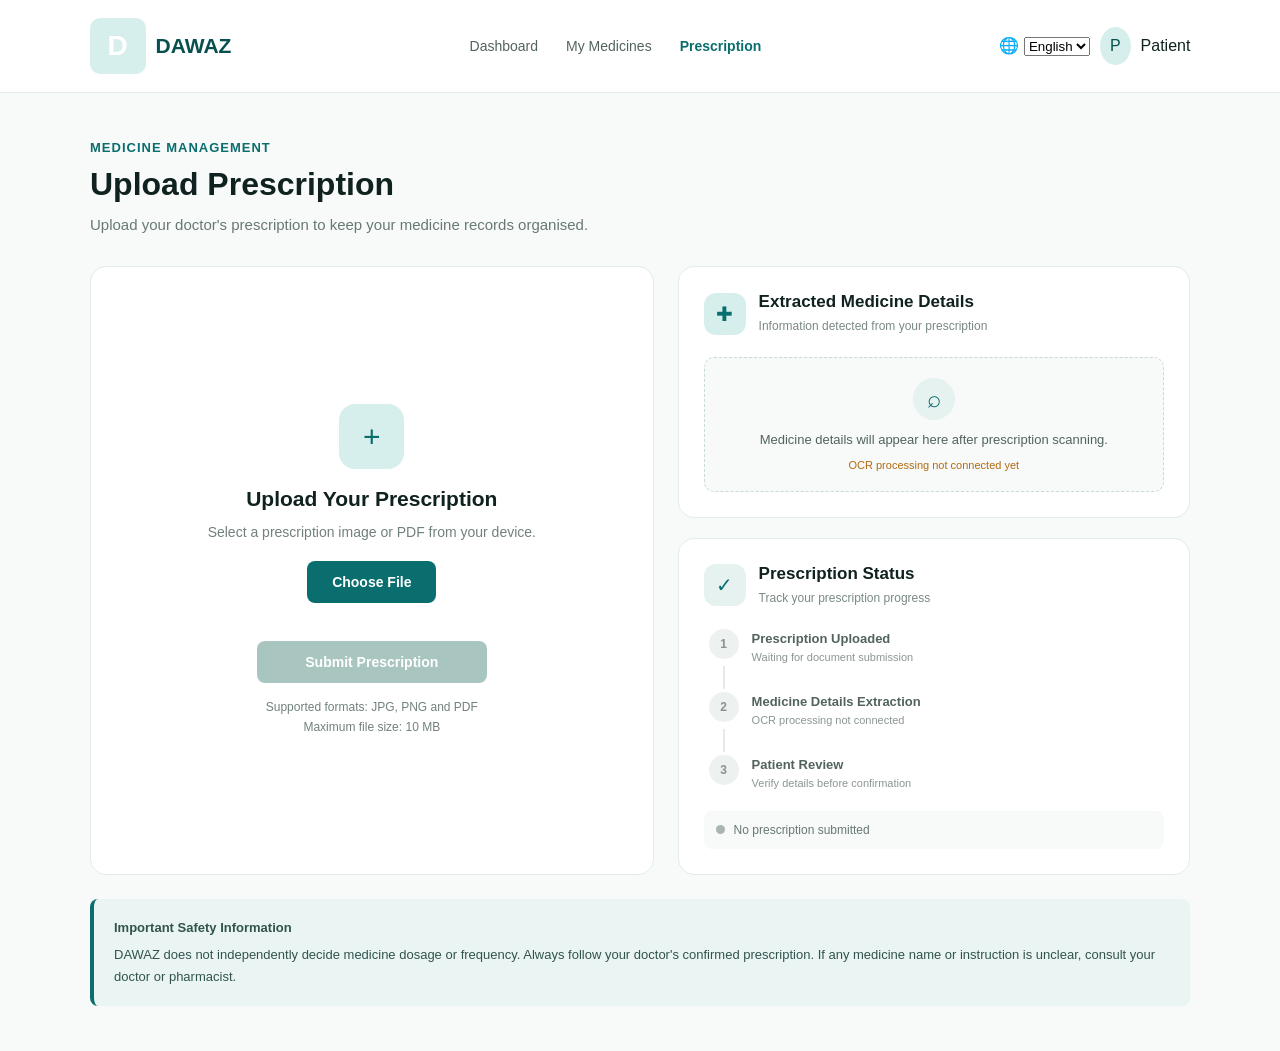
<file: frontend/pages/prescription.html>
<!DOCTYPE html>
<html lang="en">

<head>
    <meta charset="UTF-8">
    <meta name="viewport" content="width=device-width, initial-scale=1.0">

    <title>Upload Prescription | DAWAZ</title>

    <link rel="stylesheet" href="../css/styles.css">
    <link rel="stylesheet" href="../css/prescription.css">
</head>

<body>

    <!-- Navigation Bar -->

    <nav class="navbar">

        <div class="brand">
            <div class="brand-logo">D</div>
            <span>DAWAZ</span>
        </div>

        <div class="nav-links">
            <a href="dashboard.html" data-i18n="dashboard">Dashboard</a>
            <a href="medicines.html" data-i18n="medicines">My Medicines</a>
            <a href="prescription.html" class="active" data-i18n="prescription">Prescription</a>
        </div>

        <div class="profile">

            <div class="language-selector-wrapper">
                <span class="language-icon">🌐</span>

                <select
                    id="languageSelect"
                    class="language-selector"
                    aria-label="Select language"
                >
                    <option value="en">English</option>
                    <option value="hi">हिन्दी</option>
                </select>
            </div>

            <div class="profile-icon">P</div>
            <span data-i18n="patient">Patient</span>

        </div>

    </nav>


    <!-- Main Container -->

    <main class="prescription-container">

        <!-- Heading -->

        <header class="prescription-header">

            <span class="page-label" data-i18n="medicineManagement">
                Medicine Management
            </span>

            <h1 data-i18n="uploadPrescription">
                Upload Prescription
            </h1>

            <p data-i18n="prescriptionPageDescription">
                Upload your doctor's prescription to keep your
                medicine records organised.
            </p>

        </header>


        <!-- Left: Upload Section -->

        <section class="upload-card">

            <div class="upload-icon">+</div>

            <h2 data-i18n="uploadYourPrescription">
                Upload Your Prescription
            </h2>

            <p data-i18n="selectPrescriptionFile">
                Select a prescription image or PDF from your device.
            </p>

            <input
                type="file"
                id="prescriptionFile"
                accept=".jpg,.jpeg,.png,.pdf"
                hidden
            >

            <label
                for="prescriptionFile"
                class="upload-button"
                data-i18n="chooseFile"
            >
                Choose File
            </label>

            <div class="file-info">

                <p id="fileName" class="file-name"></p>

                <p
                    id="uploadMessage"
                    class="upload-message"
                    aria-live="polite"
                ></p>

            </div>

            <button
                type="button"
                id="submitPrescription"
                class="submit-button"
                disabled
                data-i18n="submitPrescription"
            >
                Submit Prescription
            </button>

            <p class="supported-formats">
                <span data-i18n="supportedFormats">
                    Supported formats: JPG, PNG and PDF
                </span>

                <br>

                <span data-i18n="maximumFileSize">
                    Maximum file size: 10 MB
                </span>
            </p>

        </section>


        <!-- Right: Review Panel -->

        <div class="right-panel">

            <!-- Extracted Medicine Details -->

            <section class="details-card">

                <div class="section-heading">

                    <div class="section-icon">✚</div>

                    <div>
                        <h2 data-i18n="extractedMedicineDetails">
                            Extracted Medicine Details
                        </h2>

                        <p data-i18n="detectedPrescriptionInformation">
                            Information detected from your prescription
                        </p>
                    </div>

                </div>

                <div class="extraction-message" id="extractionMessage">

                    <div class="empty-icon">⌕</div>

                    <p data-i18n="medicineDetailsWillAppear">
                        Medicine details will appear here after
                        prescription scanning.
                    </p>

                    <span data-i18n="ocrNotConnected">
                        OCR processing not connected yet
                    </span>

                </div>

                <div id="medicineDetails" hidden>

                    <div class="detail-item">
                        <span data-i18n="medicineName">Medicine Name</span>
                        <strong id="medicineName" data-i18n="notAvailable">
                            Not available
                        </strong>
                    </div>

                    <div class="detail-item">
                        <span data-i18n="strength">Strength</span>
                        <strong id="medicineStrength" data-i18n="notAvailable">
                            Not available
                        </strong>
                    </div>

                    <div class="detail-item">
                        <span data-i18n="doctorsInstructions">
                            Doctor's Instructions
                        </span>

                        <strong id="medicineInstructions" data-i18n="notAvailable">
                            Not available
                        </strong>
                    </div>

                    <p class="verification-note" data-i18n="verifyExtractedInformation">
                        Always verify extracted information against
                        your original prescription.
                    </p>

                </div>

            </section>


            <!-- Prescription Status -->

            <section class="status-card">

                <div class="section-heading">

                    <div class="section-icon status-icon">✓</div>

                    <div>
                        <h2 data-i18n="prescriptionStatus">
                            Prescription Status
                        </h2>

                        <p data-i18n="trackPrescriptionProgress">
                            Track your prescription progress
                        </p>
                    </div>

                </div>

                <div class="status-timeline">

                    <div class="status-step" id="statusUploaded">

                        <div class="status-dot">1</div>

                        <div class="status-text">
                            <strong data-i18n="prescriptionUploaded">
                                Prescription Uploaded
                            </strong>

                            <span data-i18n="waitingForSubmission">
                                Waiting for document submission
                            </span>
                        </div>

                    </div>

                    <div class="status-line"></div>

                    <div class="status-step" id="statusProcessing">

                        <div class="status-dot">2</div>

                        <div class="status-text">
                            <strong data-i18n="medicineDetailsExtraction">
                                Medicine Details Extraction
                            </strong>

                            <span data-i18n="ocrProcessingNotConnected">
                                OCR processing not connected
                            </span>
                        </div>

                    </div>

                    <div class="status-line"></div>

                    <div class="status-step" id="statusReview">

                        <div class="status-dot">3</div>

                        <div class="status-text">
                            <strong data-i18n="patientReview">
                                Patient Review
                            </strong>

                            <span data-i18n="verifyBeforeConfirmation">
                                Verify details before confirmation
                            </span>
                        </div>

                    </div>

                </div>

                <div class="overall-status" id="overallStatus">
                    <span class="status-indicator"></span>

                    <span id="statusMessage" data-i18n="noPrescriptionSubmitted">
                        No prescription submitted
                    </span>
                </div>

            </section>

        </div>


        <!-- Safety Information -->

        <section class="safety-note">

            <strong data-i18n="importantSafetyInformation">
                Important Safety Information
            </strong>

            <p data-i18n="prescriptionSafetyDescription">
                DAWAZ does not independently decide medicine dosage
                or frequency. Always follow your doctor's confirmed
                prescription. If any medicine name or instruction
                is unclear, consult your doctor or pharmacist.
            </p>

        </section>

    </main>

    <script src="../api/service.js"></script>
    <script src="../js/language.js"></script>
    <script src="../js/prescription.js"></script>

</body>
</html>
</file>
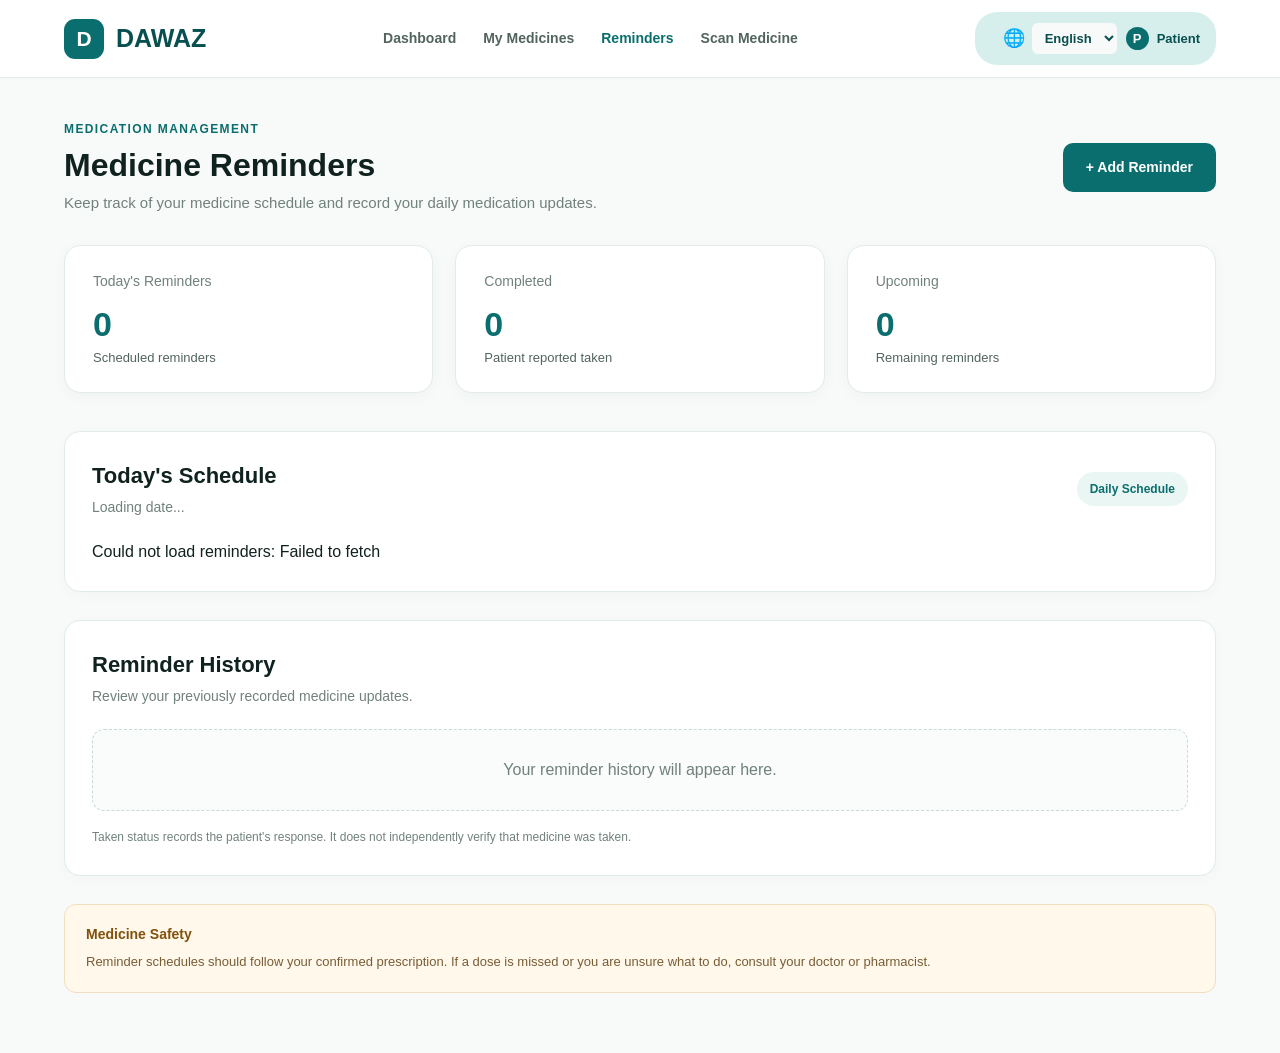
<file: frontend/pages/reminders.html>
<!DOCTYPE html>
<html lang="en">

<head>
    <meta charset="UTF-8">
    <meta name="viewport" content="width=device-width, initial-scale=1.0">

    <title>DAWAZ | Medicine Reminders</title>

    <link rel="stylesheet" href="../css/styles.css">
    <link rel="stylesheet" href="../css/reminders.css">
</head>

<body>

    <!-- NAVIGATION -->

    <header class="navbar">

        <div class="brand">
            <div class="brand-logo">D</div>
            <h2>DAWAZ</h2>
        </div>

        <nav class="nav-links">
            <a href="dashboard.html" data-i18n="dashboard">Dashboard</a>
            <a href="medicines.html" data-i18n="medicines">My Medicines</a>
            <a href="reminders.html" class="active" data-i18n="reminders">Reminders</a>
            <a href="medicine-scanner.html" data-i18n="scanner">Scan Medicine</a>
        </nav>

        <div class="profile">

            <div class="language-selector-wrapper">
                <span class="language-icon">🌐</span>

                <select id="languageSelect" class="language-selector"
                    aria-label="Select language">
                    <option value="en">English</option>
                    <option value="hi">हिन्दी</option>
                </select>
            </div>

            <span class="profile-icon">P</span>
            <span data-i18n="patient">Patient</span>
        </div>

    </header>


    <main class="reminders-container">

        <!-- PAGE HEADING -->

        <section class="reminders-heading">

            <div>
                <p class="eyebrow" data-i18n="medicationManagement">
                    MEDICATION MANAGEMENT
                </p>

                <h1 data-i18n="medicineReminders">Medicine Reminders</h1>

                <p data-i18n="reminderPageDescription">
                    Keep track of your medicine schedule and
                    record your daily medication updates.
                </p>
            </div>

            <button type="button" id="addReminderBtn"
                class="add-reminder-btn" data-i18n="addReminder">
                + Add Reminder
            </button>

        </section>


        <!-- SUMMARY CARDS -->

        <section class="reminder-summary">

            <div class="summary-card">
                <p data-i18n="todaysReminders">Today's Reminders</p>
                <h2 id="totalReminders">0</h2>
                <span data-i18n="scheduledReminders">Scheduled reminders</span>
            </div>

            <div class="summary-card">
                <p data-i18n="completed">Completed</p>
                <h2 id="completedReminders">0</h2>
                <span data-i18n="patientReportedTaken">Patient reported taken</span>
            </div>

            <div class="summary-card">
                <p data-i18n="upcoming">Upcoming</p>
                <h2 id="upcomingReminders">0</h2>
                <span data-i18n="remainingReminders">Remaining reminders</span>
            </div>

        </section>


        <!-- TODAY'S SCHEDULE -->

        <section class="reminders-card">

            <div class="section-heading">

                <div>
                    <h2 data-i18n="todaysSchedule">Today's Schedule</h2>
                    <p id="reminderDate">Loading date...</p>
                </div>

                <span class="schedule-label" data-i18n="dailySchedule">
                    Daily Schedule
                </span>

            </div>

            <div id="reminderList" class="reminder-list">

                <div class="empty-state">
                    <h3 data-i18n="noReminders">No reminders added yet</h3>
                    <p data-i18n="remindersWillAppear">
                        Your medicine reminders will appear here.
                    </p>
                </div>

            </div>

        </section>


        <!-- REMINDER HISTORY -->

        <section class="reminders-card">

            <div class="section-heading">
                <div>
                    <h2 data-i18n="reminderHistory">Reminder History</h2>
                    <p data-i18n="historyDescription">
                        Review your previously recorded medicine updates.
                    </p>
                </div>
            </div>

            <div id="reminderHistory" class="history-list">

                <p class="empty-history" data-i18n="emptyHistory">
                    Your reminder history will appear here.
                </p>

            </div>

            <p class="history-note" data-i18n="historyNote">
                Taken status records the patient's response.
                It does not independently verify that medicine was taken.
            </p>

        </section>


        <!-- ADD REMINDER MODAL -->

        <div class="modal-overlay" id="reminderModal" hidden>

            <div class="reminder-modal">

                <div class="modal-heading">

                    <div>
                        <p class="eyebrow" data-i18n="personalMedicationSchedule">
                            PERSONAL MEDICATION SCHEDULE
                        </p>

                        <h2 id="modalTitle" data-i18n="addMedicineReminder">
                            Add Medicine Reminder
                        </h2>
                    </div>

                    <button
                        type="button"
                        id="closeModalBtn"
                        class="close-modal-btn"
                        aria-label="Close"
                        data-i18n-aria-label="close">

                        &times;

                    </button>

                </div>


                <form id="reminderForm">

                    <div class="form-group">
                        <label for="reminderMedicine">Active Prescription Medicine</label>
                        <select id="reminderMedicine" required>
                            <option value="">Loading medicines...</option>
                        </select>
                    </div>

                    <div class="form-group">
                        <label for="reminderTime">Prescribed Reminder Time</label>
                        <input type="time" id="reminderTime" required>
                    </div>

                    <div class="form-group">
                        <label for="reminderStartDate">Start Date</label>
                        <input type="date" id="reminderStartDate" required>
                    </div>

                    <div class="form-group">
                        <label for="reminderEndDate">End Date</label>
                        <input type="date" id="reminderEndDate" required>
                    </div>

                    <p class="form-safety-note">
                        Create reminders only for medicines in an active,
                        confirmed prescription. Enter the timing specified
                        by your doctor.
                    </p>

                    <p id="reminderFormMessage" role="status"></p>

                    <div class="modal-actions">
                        <button type="button" id="cancelReminderBtn" class="cancel-btn">
                            Cancel
                        </button>

                        <button type="submit" class="save-reminder-btn">
                            Save Reminder
                        </button>
                    </div>

                </form>
            </div>

        </div>


        <!-- SAFETY NOTE -->

        <section class="reminder-safety">

            <strong data-i18n="medicineSafety">Medicine Safety</strong>

            <p data-i18n="reminderSafetyDescription">
                Reminder schedules should follow your confirmed
                prescription. If a dose is missed or you are unsure
                what to do, consult your doctor or pharmacist.
            </p>

        </section>

    </main>

    <script src="../api/service.js"></script>
    <script src="../js/language.js"></script>
    <script src="../js/reminders.js"></script>

</body>
</html>
</file>
<file: frontend/css/styles.css>
/* ==============================
   GLOBAL STYLING
================================= */

* {
    margin: 0;
    padding: 0;
    box-sizing: border-box;
}

body {
    font-family: Arial, sans-serif;
    background-color: #f7faf9;
    color: #10221f;
}


/* ==============================
   LOGIN CONTAINER
================================= */

.login-container {
    min-height: 100vh;
    display: flex;
    justify-content: center;
    align-items: center;
    padding: 20px;
}

.login-card {
    width: 100%;
    max-width: 520px;
    background-color: #ffffff;
    padding: 45px 40px;
    border-radius: 16px;
    box-shadow: 0 8px 30px rgba(0, 0, 0, 0.07);
}


/* ==============================
   BRAND SECTION
================================= */

.brand {
    display: flex;
    align-items: center;
    justify-content: center;
    gap: 14px;
}

.brand-logo {
    width: 56px;
    height: 56px;
    background-color: #0b6e6e;
    color: #ffffff;
    display: flex;
    justify-content: center;
    align-items: center;
    border-radius: 14px;
    font-size: 28px;
    font-weight: bold;
}

.brand h2 {
    color: #084f4f;
    font-size: 34px;
}

.tagline {
    text-align: center;
    color: #667570;
    font-size: 16px;
    margin-top: 10px;
    letter-spacing: 1px;
}


/* ==============================
   WELCOME SECTION
================================= */

.welcome-section {
    text-align: center;
    margin: 38px 0;
}

.welcome-section h1 {
    font-size: 34px;
    margin-bottom: 12px;
    color: #10221f;
}

.welcome-section p {
    font-size: 18px;
    color: #667570;
    line-height: 1.6;
}


/* ==============================
   FORM STYLING
================================= */

.form-group {
    margin-bottom: 24px;
}

.form-group label {
    display: block;
    font-size: 18px;
    font-weight: bold;
    margin-bottom: 10px;
    color: #10221f;
}

.form-group input,
.form-group select {
    width: 100%;
    padding: 17px;
    border: 1px solid #dce7e4;
    border-radius: 10px;
    font-size: 17px;
    outline: none;
    background-color: #ffffff;
    color: #10221f;
}

.form-group input:focus,
.form-group select:focus {
    border-color: #0b6e6e;
    box-shadow: 0 0 0 3px rgba(11, 110, 110, 0.1);
}


/* ==============================
   LOGIN BUTTON
================================= */

.login-button {
    width: 100%;
    padding: 17px;
    background-color: #0b6e6e;
    color: #ffffff;
    border: none;
    border-radius: 10px;
    font-size: 18px;
    font-weight: bold;
    cursor: pointer;
    transition: 0.2s;
}

.login-button:hover {
    background-color: #084f4f;
}


/* ==============================
   FEEDBACK MESSAGE
================================= */

.message {
    text-align: center;
    font-size: 14px;
    margin-top: 12px;
    color: #0b6e6e;
}


/* ==============================
   FORGOT PASSWORD
================================= */

.forgot-password {
    text-align: center;
    margin-top: 22px;
}

.forgot-password a {
    color: #0b6e6e;
    font-size: 15px;
    text-decoration: none;
}

.forgot-password a:hover {
    text-decoration: underline;
}


/* ==============================
   SIGNUP SECTION
================================= */

.signup-section {
    text-align: center;
    margin-top: 30px;
    font-size: 16px;
    color: #667570;
}

.signup-section a {
    color: #0b6e6e;
    text-decoration: none;
    font-weight: bold;
}

.signup-section a:hover {
    text-decoration: underline;
}


/* ==============================
   RESPONSIVE DESIGN
================================= */

@media (max-width: 480px) {

    .login-card {
        padding: 30px 22px;
    }

    .welcome-section h1 {
        font-size: 27px;
    }

    .welcome-section p {
        font-size: 15px;
    }

    .form-group label {
        font-size: 15px;
    }

    .form-group input,
    .form-group select {
        font-size: 15px;
        padding: 14px;
    }

}
</file>
<file: frontend/css/ask.css>
/* =========================================
   DAWAZ - ASK ASSISTANT PAGE
========================================= */

* {
    box-sizing: border-box;
}

body {
    margin: 0;
    background: #F7FAF9;
    color: #10221F;
    font-family: Arial, sans-serif;
}

/* =========================================
   NAVIGATION
========================================= */

.navbar {
    position: sticky;
    top: 0;
    z-index: 100;

    display: flex;
    align-items: center;
    justify-content: space-between;

    min-height: 76px;
    padding: 14px 5%;

    background: #FFFFFF;
    border-bottom: 1px solid #E3ECE9;
}

.brand {
    display: flex;
    align-items: center;
    gap: 11px;
}

.brand-logo {
    display: flex;
    align-items: center;
    justify-content: center;

    width: 42px;
    height: 42px;

    background: #0B6E6E;
    color: #FFFFFF;

    border-radius: 11px;
    font-size: 25px;
    font-weight: 700;
}

.brand h2 {
    margin: 0;
    color: #084F4F;
    font-size: 25px;
}

.nav-links {
    display: flex;
    align-items: center;
    gap: 25px;
}

.nav-links a {
    color: #526B67;
    font-size: 14px;
    font-weight: 500;
    text-decoration: none;
    transition: 0.2s ease;
}

.nav-links a:hover,
.nav-links a.active {
    color: #0B6E6E;
    font-weight: 700;
}

.profile {
    display: flex;
    align-items: center;
    gap: 10px;
    color: #10221F;
    font-size: 14px;
}

.profile-icon {
    display: flex;
    align-items: center;
    justify-content: center;

    width: 39px;
    height: 39px;

    background: #D7EFEC;
    color: #084F4F;

    border-radius: 50%;
    font-weight: 700;
}

/* =========================================
   MAIN CONTAINER
========================================= */

.ask-container {
    width: 92%;
    max-width: 1120px;
    margin: 38px auto 50px;
}

/* =========================================
   PAGE HEADING
========================================= */

.ask-heading {
    display: flex;
    align-items: center;
    justify-content: space-between;
    gap: 25px;

    margin-bottom: 25px;
}

.ask-label {
    display: inline-block;
    margin-bottom: 10px;

    color: #0B6E6E;
    font-size: 11px;
    font-weight: 700;
    letter-spacing: 1.7px;
}

.ask-heading h1 {
    margin: 0 0 10px;
    color: #10221F;
    font-size: 34px;
    letter-spacing: -0.8px;
}

.ask-heading p {
    max-width: 620px;
    margin: 0;

    color: #667D78;
    font-size: 14px;
    line-height: 1.7;
}

.back-dashboard {
    flex-shrink: 0;

    padding: 11px 15px;

    background: #FFFFFF;
    color: #0B6E6E;

    border: 1px solid #C8DFD9;
    border-radius: 9px;

    font-size: 13px;
    font-weight: 600;
    text-decoration: none;

    transition: 0.2s ease;
}

.back-dashboard:hover {
    background: #EAF5F2;
    border-color: #0B6E6E;
}

/* =========================================
   CHAT WORKSPACE
========================================= */

.chat-section {
    display: flex;
    flex-direction: column;

    min-height: 650px;

    background: #FFFFFF;
    border: 1px solid #DFEAE6;
    border-radius: 17px;

    overflow: hidden;

    box-shadow: 0 5px 22px rgba(16, 34, 31, 0.045);
}

/* =========================================
   CHAT HEADER
========================================= */

.chat-header {
    display: flex;
    align-items: center;
    justify-content: space-between;

    min-height: 85px;
    padding: 17px 25px;

    background: #FFFFFF;
    border-bottom: 1px solid #E8EFEC;
}

.assistant-profile {
    display: flex;
    align-items: center;
    gap: 13px;
}

.assistant-avatar {
    display: flex;
    align-items: center;
    justify-content: center;

    width: 49px;
    height: 49px;

    background: #E3F4F0;
    border-radius: 14px;

    font-size: 24px;
}

.assistant-details h2 {
    margin: 0 0 5px;
    color: #10221F;
    font-size: 17px;
}

.assistant-details p {
    margin: 0;
    color: #71847F;
    font-size: 12px;
}

.assistant-status {
    display: flex;
    align-items: center;
    gap: 8px;

    color: #16764E;
    font-size: 12px;
    font-weight: 600;
}

.status-dot {
    width: 9px;
    height: 9px;

    background: #2FA66D;
    border-radius: 50%;
}

/* =========================================
   CHAT MESSAGES
========================================= */

.chat-messages {
    display: flex;
    flex-direction: column;
    flex: 1;
    gap: 23px;

    min-height: 350px;
    max-height: 440px;

    padding: 27px;

    background: #FCFEFD;
    overflow-y: auto;
    scroll-behavior: smooth;
}

.message {
    display: flex;
    align-items: flex-start;
    gap: 11px;

    max-width: 82%;
}

.assistant-message {
    align-self: flex-start;
}

.user-message {
    align-self: flex-end;
    flex-direction: row-reverse;
}

.message-avatar {
    display: flex;
    align-items: center;
    justify-content: center;
    flex-shrink: 0;

    width: 35px;
    height: 35px;

    background: #D7EFEC;
    border-radius: 50%;

    font-size: 16px;
}

.user-message .message-avatar {
    background: #E7F0EE;
}

.message-content {
    display: flex;
    flex-direction: column;
    gap: 6px;
    min-width: 0;
}

.message-bubble {
    padding: 14px 17px;

    background: #EDF7F4;
    color: #29423D;

    border-radius: 4px 14px 14px 14px;

    font-size: 14px;
    line-height: 1.7;

    overflow-wrap: anywhere;
}

.message-bubble p {
    margin: 0 0 10px;
}

.message-bubble p:last-child {
    margin-bottom: 0;
}

.user-message .message-bubble {
    background: #0B6E6E;
    color: #FFFFFF;
    border-radius: 14px 4px 14px 14px;
}

.message-time {
    color: #8A9B96;
    font-size: 10px;
}

/* =========================================
   TYPING INDICATOR
========================================= */

.typing-indicator {
    display: flex;
    align-items: center;
    gap: 5px;

    width: fit-content;
    padding: 13px 16px;

    background: #EDF7F4;
    border-radius: 12px;
}

.typing-indicator span {
    width: 7px;
    height: 7px;

    background: #0B6E6E;
    border-radius: 50%;

    animation: typing 1s infinite ease-in-out;
}

.typing-indicator span:nth-child(2) {
    animation-delay: 0.15s;
}

.typing-indicator span:nth-child(3) {
    animation-delay: 0.3s;
}

@keyframes typing {
    0%, 60%, 100% {
        transform: translateY(0);
        opacity: 0.5;
    }

    30% {
        transform: translateY(-5px);
        opacity: 1;
    }
}

/* =========================================
   SUGGESTED QUESTIONS
========================================= */

.suggested-questions {
    padding: 19px 25px;
    background: #FFFFFF;
    border-top: 1px solid #E8EFEC;
}

.suggestion-heading {
    margin: 0 0 13px;

    color: #526B67;
    font-size: 12px;
    font-weight: 700;
}

.suggestion-buttons {
    display: flex;
    flex-wrap: wrap;
    gap: 10px;
}

.suggestion-btn {
    display: flex;
    align-items: center;
    gap: 8px;

    padding: 10px 14px;

    background: #FFFFFF;
    color: #0B6E6E;

    border: 1px solid #C8DFD9;
    border-radius: 9px;

    font-size: 12px;
    font-weight: 600;

    cursor: pointer;
    transition: 0.2s ease;
}

.suggestion-btn:hover {
    background: #EAF5F2;
    border-color: #0B6E6E;
    transform: translateY(-1px);
}

.suggestion-btn span {
    font-size: 15px;
}

/* =========================================
   MESSAGE INPUT AREA
========================================= */

.chat-input-area {
    padding: 17px 25px 10px;
    background: #FFFFFF;
    border-top: 1px solid #E8EFEC;
}

.chat-input-wrapper {
    display: flex;
    align-items: flex-end;
    gap: 10px;

    padding: 8px;

    background: #FFFFFF;
    border: 1px solid #D7E4E0;
    border-radius: 13px;

    transition: 0.2s ease;
}

.chat-input-wrapper:focus-within {
    border-color: #0B6E6E;
    box-shadow: 0 0 0 3px rgba(11, 110, 110, 0.08);
}

.chat-input-wrapper textarea {
    flex: 1;

    min-width: 0;
    min-height: 42px;
    max-height: 120px;

    padding: 11px 10px;

    resize: none;
    outline: none;
    border: none;

    background: transparent;

    color: #10221F;
    font-family: inherit;
    font-size: 14px;
    line-height: 1.5;
}

.chat-input-wrapper textarea::placeholder {
    color: #91A39E;
}

/* MICROPHONE */

.chat-mic-btn {
    display: flex;
    align-items: center;
    justify-content: center;
    flex-shrink: 0;

    width: 42px;
    height: 42px;

    background: #EDF7F4;
    color: #0B6E6E;

    border: 1px solid #D7EAE5;
    border-radius: 10px;

    font-size: 18px;
    cursor: pointer;

    transition: 0.2s ease;
}

.chat-mic-btn:hover {
    background: #D7EFEC;
    border-color: #0B6E6E;
}

.chat-mic-btn.recording {
    background: #FCE8E3;
    color: #B54735;
    border-color: #E8A99A;
    animation: microphonePulse 1.2s infinite;
}

@keyframes microphonePulse {
    50% {
        box-shadow: 0 0 0 5px rgba(232, 115, 74, 0.13);
    }
}

/* SEND BUTTON */

.send-message-btn {
    display: flex;
    align-items: center;
    justify-content: center;
    gap: 9px;
    flex-shrink: 0;

    min-width: 100px;
    height: 42px;
    padding: 0 15px;

    background: #0B6E6E;
    color: #FFFFFF;

    border: none;
    border-radius: 10px;

    font-size: 13px;
    font-weight: 700;

    cursor: pointer;
    transition: 0.2s ease;
}

.send-message-btn:hover {
    background: #084F4F;
}

.send-message-btn:disabled {
    opacity: 0.55;
    cursor: not-allowed;
}

.send-icon {
    font-size: 17px;
}

/* INPUT STATUS AND HINT */

.voice-status {
    min-height: 15px;
    margin: 7px 0 0;

    color: #0B6E6E;
    font-size: 11px;
}

.input-hint {
    margin: 5px 0 0;

    color: #91A39E;
    font-size: 10px;
}

/* =========================================
   ACCESSIBILITY
========================================= */

.visually-hidden {
    position: absolute;
    width: 1px;
    height: 1px;
    padding: 0;
    margin: -1px;

    overflow: hidden;
    clip: rect(0, 0, 0, 0);

    white-space: nowrap;
    border: 0;
}

button:focus-visible,
a:focus-visible,
textarea:focus-visible {
    outline: 3px solid rgba(11, 110, 110, 0.35);
    outline-offset: 3px;
}

/* =========================================
   SAFETY NOTE
========================================= */

.ask-safety-note {
    display: flex;
    align-items: flex-start;
    gap: 15px;

    margin-top: 23px;
    padding: 20px 23px;

    background: #EDF7F4;
    border-left: 4px solid #0B6E6E;
    border-radius: 10px;
}

.safety-icon {
    color: #0B6E6E;
    font-size: 23px;
    font-weight: 700;
}

.ask-safety-note h3 {
    margin: 0 0 7px;
    color: #084F4F;
    font-size: 14px;
}

.ask-safety-note p {
    margin: 0;

    color: #526B67;
    font-size: 12px;
    line-height: 1.7;
}

/* =========================================
   RESPONSIVE DESIGN
========================================= */

@media (max-width: 1050px) {

    .navbar {
        flex-wrap: wrap;
        gap: 16px;
    }

    .nav-links {
        order: 3;
        width: 100%;
        justify-content: center;
        flex-wrap: wrap;
        gap: 19px;
    }

}

@media (max-width: 700px) {

    .ask-container {
        width: 94%;
        margin: 25px auto 35px;
    }

    .ask-heading {
        align-items: flex-start;
        flex-direction: column;
        gap: 15px;
    }

    .ask-heading h1 {
        font-size: 28px;
    }

    .chat-section {
        min-height: 620px;
    }

    .chat-header {
        padding: 15px;
    }

    .chat-messages {
        padding: 19px 13px;
        min-height: 320px;
    }

    .message {
        max-width: 95%;
    }

    .suggested-questions {
        padding: 15px;
    }

    .chat-input-area {
        padding: 13px 13px 9px;
    }

    .chat-input-wrapper {
        gap: 6px;
    }

    .send-message-btn {
        min-width: 45px;
        padding: 0 11px;
    }

    .input-hint {
        font-size: 9px;
    }

    .ask-safety-note {
        padding: 16px;
    }

}

@media (max-width: 450px) {

    .brand h2 {
        font-size: 22px;
    }

    .nav-links {
        gap: 12px;
    }

    .nav-links a {
        font-size: 11px;
    }

    .profile {
        font-size: 12px;
    }

    .assistant-details h2 {
        font-size: 14px;
    }

    .assistant-details p {
        font-size: 10px;
    }

    .assistant-status {
        font-size: 10px;
    }

    .suggestion-buttons {
        flex-direction: column;
    }

    .suggestion-btn {
        width: 100%;
        justify-content: flex-start;
    }

    .send-message-btn span:first-child {
        display: none;
    }

}




.message-audio-controls {
    display: flex;
    justify-content: flex-end;
    margin-top: 6px;
}

.message-speak-btn,
.stop-speech-btn {
    border: 1px solid #D7EFEC;
    background: #F7FAF9;
    color: #0B6E6E;
    border-radius: 8px;
    padding: 7px 11px;
    cursor: pointer;
    font-size: 13px;
}

.message-speak-btn:hover,
.stop-speech-btn:hover {
    background: #D7EFEC;
}

.stop-speech-btn {
    display: block;
    margin: 8px 0;
}
</file>
<file: frontend/css/caregiver-dashboard.css>
/* =================================
   CAREGIVER DASHBOARD
================================= */

* {
    box-sizing: border-box;
}

body {
    margin: 0;
    background: #F7FAF9;
    color: #10221F;
    font-family: Arial, sans-serif;
}

/* =================================
   NAVIGATION BAR
================================= */

.navbar {
    min-height: 75px;
    padding: 15px 5%;
    background: #FFFFFF;
    display: flex;
    align-items: center;
    justify-content: space-between;
    gap: 25px;
    border-bottom: 1px solid #E4EEEC;
}

.brand {
    display: flex;
    align-items: center;
    gap: 10px;
    color: #084F4F;
    font-size: 21px;
    font-weight: 700;
}

.brand-logo {
    width: 38px;
    height: 38px;
    border-radius: 10px;
    background: #0B6E6E;
    color: #FFFFFF;
    display: flex;
    align-items: center;
    justify-content: center;
    font-size: 20px;
}

.nav-links {
    display: flex;
    align-items: center;
    justify-content: center;
    gap: 28px;
    flex: 1;
}

.nav-links a {
    text-decoration: none;
    color: #526561;
    font-size: 14px;
    font-weight: 600;
    transition: color 0.2s ease;
}

.nav-links a:hover,
.nav-links a.active {
    color: #0B6E6E;
}

.profile {
    padding: 9px 15px;
    background: #D7EFEC;
    color: #084F4F;
    border-radius: 20px;
    font-size: 13px;
    font-weight: 600;
}

/* =================================
   MAIN CONTAINER
================================= */

.caregiver-container {
    width: 90%;
    max-width: 1250px;
    margin: 35px auto;
}

.welcome-section {
    display: flex;
    justify-content: space-between;
    align-items: center;
    gap: 20px;
    margin-bottom: 28px;
}

.eyebrow {
    color: #0B6E6E;
    font-size: 11px;
    font-weight: 700;
    letter-spacing: 1.2px;
    margin-bottom: 8px;
}

.welcome-section h1 {
    font-size: 30px;
    margin: 0 0 10px;
    color: #10221F;
}

.welcome-section p:not(.eyebrow) {
    color: #71817D;
    font-size: 14px;
    line-height: 1.6;
    margin: 0;
}

.date-display {
    color: #526561;
    font-size: 14px;
    font-weight: 600;
    background: #FFFFFF;
    padding: 12px 17px;
    border: 1px solid #E4EEEC;
    border-radius: 10px;
}

/* =================================
   PATIENT INFORMATION
================================= */

.patient-card {
    display: flex;
    align-items: center;
    gap: 18px;
    padding: 22px;
    background: #FFFFFF;
    border: 1px solid #E4EEEC;
    border-radius: 14px;
    margin-bottom: 25px;
}

.patient-avatar {
    width: 58px;
    height: 58px;
    flex-shrink: 0;
    display: flex;
    align-items: center;
    justify-content: center;
    border-radius: 50%;
    background: #D7EFEC;
    color: #084F4F;
    font-size: 23px;
    font-weight: 700;
}

.patient-information h2 {
    margin: 0 0 6px;
    font-size: 18px;
}

.patient-information p:last-child {
    margin: 0;
    color: #71817D;
    font-size: 13px;
}

/* =================================
   OVERVIEW CARDS
================================= */

.overview-grid {
    display: grid;
    grid-template-columns: repeat(4, 1fr);
    gap: 18px;
    margin-bottom: 28px;
}

.overview-card {
    padding: 21px;
    background: #FFFFFF;
    border: 1px solid #E4EEEC;
    border-radius: 13px;
}

.overview-icon {
    width: 38px;
    height: 38px;
    display: flex;
    align-items: center;
    justify-content: center;
    background: #D7EFEC;
    color: #084F4F;
    border-radius: 10px;
    font-size: 18px;
    margin-bottom: 15px;
}

.overview-card p {
    color: #71817D;
    font-size: 13px;
    margin: 0 0 9px;
}

.overview-card h2 {
    color: #084F4F;
    font-size: 27px;
    margin: 0;
}

/* =================================
   GENERAL SECTIONS
================================= */

.caregiver-section {
    background: #FFFFFF;
    border: 1px solid #E4EEEC;
    border-radius: 14px;
    padding: 24px;
    margin-bottom: 25px;
}

.section-heading {
    display: flex;
    justify-content: space-between;
    align-items: center;
    gap: 15px;
    margin-bottom: 22px;
}

.section-heading h2 {
    font-size: 20px;
    margin: 0;
    color: #10221F;
}

.section-heading .eyebrow {
    margin-bottom: 6px;
}

.section-date {
    color: #71817D;
    font-size: 13px;
}

/* =================================
   MEDICINE SCHEDULE
================================= */

.caregiver-medicine-list {
    display: flex;
    flex-direction: column;
    gap: 13px;
}

.caregiver-medicine-item {
    display: flex;
    justify-content: space-between;
    align-items: center;
    gap: 15px;
    padding: 16px;
    background: #F7FAF9;
    border: 1px solid #E4EEEC;
    border-radius: 10px;
}

.caregiver-medicine-info h3 {
    font-size: 15px;
    margin: 0 0 6px;
}

.caregiver-medicine-info p {
    color: #71817D;
    font-size: 12px;
    margin: 0;
}

.dose-status {
    padding: 7px 12px;
    border-radius: 20px;
    font-size: 11px;
    font-weight: 700;
    white-space: nowrap;
}

.dose-status.taken {
    background: #DDF3E6;
    color: #267447;
}

.dose-status.pending {
    background: #FFF0D8;
    color: #A66A12;
}

.dose-status.skipped {
    background: #FCE4DF;
    color: #B34D38;
}

/* =================================
   PROGRESS TRACKING
================================= */

.progress-card {
    padding: 20px;
    background: #F7FAF9;
    border: 1px solid #E4EEEC;
    border-radius: 11px;
}

.progress-information {
    display: flex;
    justify-content: space-between;
    align-items: center;
    gap: 15px;
    margin-bottom: 14px;
}

.progress-information span {
    color: #526561;
    font-size: 14px;
}

.progress-information strong {
    color: #0B6E6E;
    font-size: 20px;
}

.progress-track {
    width: 100%;
    height: 11px;
    background: #DCE9E6;
    border-radius: 20px;
    overflow: hidden;
}

.progress-fill {
    width: 0%;
    height: 100%;
    background: #0B6E6E;
    border-radius: 20px;
    transition: width 0.3s ease;
}

#progressMessage {
    margin: 12px 0 0;
    color: #71817D;
    font-size: 12px;
}

/* =================================
   NOTIFICATIONS
================================= */

.notification-list {
    display: flex;
    flex-direction: column;
    gap: 12px;
}

.notification-item {
    padding: 15px;
    background: #F7FAF9;
    border-left: 4px solid #0B6E6E;
    border-radius: 8px;
}

.notification-item h3 {
    font-size: 14px;
    margin: 0 0 6px;
}

.notification-item p {
    color: #71817D;
    font-size: 12px;
    margin: 0;
}

/* =================================
   EMPTY STATES
================================= */

.empty-state {
    padding: 30px 15px;
    text-align: center;
    background: #F7FAF9;
    border: 1px dashed #C9DAD6;
    border-radius: 10px;
}

.empty-state p {
    color: #10221F;
    font-size: 14px;
    font-weight: 600;
    margin: 0 0 7px;
}

.empty-state span {
    color: #71817D;
    font-size: 12px;
    line-height: 1.6;
}

/* =================================
   SAFETY NOTE
================================= */

.caregiver-safety-note {
    padding: 20px;
    background: #FFF8EB;
    border: 1px solid #F0DDB9;
    border-radius: 12px;
    margin-bottom: 30px;
}

.caregiver-safety-note strong {
    display: block;
    color: #895B13;
    font-size: 14px;
    margin-bottom: 9px;
}

.caregiver-safety-note p {
    color: #755D35;
    font-size: 12px;
    line-height: 1.7;
    margin: 5px 0;
}

/* =================================
   RESPONSIVE DESIGN
================================= */

@media (max-width: 900px) {

    .overview-grid {
        grid-template-columns: repeat(2, 1fr);
    }

    .navbar {
        flex-wrap: wrap;
    }

    .nav-links {
        order: 3;
        width: 100%;
        flex-basis: 100%;
        flex-wrap: wrap;
        gap: 18px;
    }

}

@media (max-width: 600px) {

    .caregiver-container {
        width: 92%;
        margin: 25px auto;
    }

    .welcome-section {
        align-items: flex-start;
        flex-direction: column;
    }

    .welcome-section h1 {
        font-size: 24px;
    }

    .overview-grid {
        grid-template-columns: 1fr 1fr;
        gap: 10px;
    }

    .overview-card {
        padding: 15px;
    }

    .caregiver-section {
        padding: 17px;
    }

    .section-heading h2 {
        font-size: 18px;
    }

    .caregiver-medicine-item {
        align-items: flex-start;
        flex-direction: column;
    }

    .nav-links {
        gap: 13px;
    }

    .nav-links a {
        font-size: 12px;
    }

}

@media (max-width: 380px) {

    .overview-grid {
        grid-template-columns: 1fr;
    }

}
</file>
<file: frontend/css/dashboard.css>
/* ========================================
   DAWAZ PATIENT DASHBOARD
======================================== */

* {
    margin: 0;
    padding: 0;
    box-sizing: border-box;
}

body {
    font-family: Arial, Helvetica, sans-serif;
    background: #F7FAF9;
    color: #10221F;
}

a {
    text-decoration: none;
}

button,
input {
    font: inherit;
}


/* ========================================
   NAVIGATION BAR
======================================== */

.navbar {
    min-height: 75px;
    width: 100%;
    padding: 0 6%;

    display: flex;
    align-items: center;
    justify-content: space-between;

    background: #FFFFFF;
    border-bottom: 1px solid #E3ECE9;
    position: relative;
}

.brand {
    display: flex;
    align-items: center;
    gap: 11px;
}

.brand-logo {
    width: 40px;
    height: 40px;

    display: flex;
    align-items: center;
    justify-content: center;

    background: #0B6E6E;
    color: #FFFFFF;

    border-radius: 11px;
    font-size: 21px;
    font-weight: bold;
}

.brand h2 {
    color: #084F4F;
    font-size: 23px;
}

.nav-links {
    display: flex;
    align-items: center;
    justify-content: center;
    gap: 30px;

    position: absolute;
    left: 50%;
    transform: translateX(-50%);
}

.nav-links a {
    color: #53645F;
    font-size: 14px;
    font-weight: 600;
    transition: color 0.2s ease;
}

.nav-links a:hover,
.nav-links a.active {
    color: #0B6E6E;
}

.profile {
    display: flex;
    align-items: center;
    gap: 9px;

    padding: 9px 15px;
    border-radius: 25px;

    background: #D7EFEC;
    color: #084F4F;

    font-size: 13px;
    font-weight: bold;
}

.profile-icon {
    width: 25px;
    height: 25px;

    display: flex;
    align-items: center;
    justify-content: center;

    background: #0B6E6E;
    color: #FFFFFF;
    border-radius: 50%;
}


/* ========================================
   MAIN CONTAINER
======================================== */

.dashboard-container {
    width: 88%;
    max-width: 1450px;
    margin: 38px auto 60px;
}


/* ========================================
   WELCOME SECTION
======================================== */

.welcome-section {
    display: flex;
    align-items: center;
    justify-content: space-between;
    gap: 30px;

    padding: 30px 34px;
    margin-bottom: 32px;

    background: #FFFFFF;
    border: 1px solid #E2ECE8;
    border-radius: 17px;

    box-shadow: 0 4px 16px rgba(16, 34, 31, 0.03);
}

.welcome-content {
    max-width: 680px;
}

.greeting,
.section-eyebrow {
    color: #0B6E6E;
    font-size: 11px;
    font-weight: 700;
    letter-spacing: 1.5px;
    margin-bottom: 11px;
}

.welcome-content h1 {
    font-size: 34px;
    line-height: 1.2;
    color: #10221F;
    margin-bottom: 12px;
}

.welcome-description {
    color: #687873;
    font-size: 15px;
    line-height: 1.7;
}

.date-display {
    min-width: 270px;

    display: flex;
    align-items: center;
    gap: 15px;

    padding: 20px 22px;

    background: #E5F4F1;
    border: 1px solid #D1EAE5;
    border-radius: 13px;
}

.date-icon {
    width: 43px;
    height: 43px;

    display: flex;
    align-items: center;
    justify-content: center;

    background: #FFFFFF;
    border-radius: 11px;
    font-size: 20px;
}

.date-display p {
    color: #687873;
    font-size: 10px;
    font-weight: bold;
    letter-spacing: 1px;
    margin-bottom: 7px;
}

.date-display h3 {
    color: #084F4F;
    font-size: 15px;
    line-height: 1.4;
}


/* ========================================
   OVERVIEW SECTION
======================================== */

.overview-section {
    margin-bottom: 35px;
}

.section-title {
    margin-bottom: 17px;
}

.section-title .section-eyebrow {
    margin-bottom: 6px;
}

.section-title h2 {
    font-size: 21px;
    color: #10221F;
}

.overview-grid {
    display: grid;
    grid-template-columns: repeat(3, minmax(0, 1fr));
    gap: 20px;
}

.overview-card {
    min-width: 0;
    padding: 23px 24px;

    background: #FFFFFF;
    border: 1px solid #E2ECE8;
    border-radius: 15px;

    box-shadow: 0 3px 13px rgba(16, 34, 31, 0.03);

    transition: transform 0.2s ease,
                box-shadow 0.2s ease;
}

.overview-card:hover {
    transform: translateY(-3px);
    box-shadow: 0 7px 18px rgba(16, 34, 31, 0.06);
}

.overview-card-top {
    display: flex;
    align-items: center;
    gap: 10px;
    margin-bottom: 17px;
}

.overview-icon {
    width: 36px;
    height: 36px;

    display: flex;
    align-items: center;
    justify-content: center;

    background: #E5F4F1;
    border-radius: 10px;
    font-size: 17px;
}

.overview-label {
    color: #71817B;
    font-size: 11px;
    font-weight: 700;
    letter-spacing: 0.6px;
}

.overview-card h2 {
    color: #0B6E6E;
    font-size: 29px;
    margin-bottom: 7px;
}

.overview-card > p {
    color: #71817B;
    font-size: 13px;
}


/* ========================================
   MAIN DASHBOARD CONTENT
======================================== */

.dashboard-content {
    display: grid;
    grid-template-columns: minmax(0, 1.8fr) minmax(270px, 1fr);
    align-items: start;
    gap: 22px;
}

.dashboard-card {
    min-width: 0;
    padding: 25px;

    background: #FFFFFF;
    border: 1px solid #E2ECE8;
    border-radius: 16px;

    box-shadow: 0 3px 13px rgba(16, 34, 31, 0.03);
}

.card-heading {
    display: flex;
    align-items: flex-start;
    justify-content: space-between;
    gap: 15px;

    margin-bottom: 23px;
}

.card-heading .section-eyebrow {
    margin-bottom: 7px;
}

.card-heading h2 {
    color: #10221F;
    font-size: 19px;
    line-height: 1.4;
}

.card-subtitle {
    color: #71817B;
    font-size: 13px;
    line-height: 1.5;
    margin-top: 6px;
}

.view-all-link {
    color: #0B6E6E;
    font-size: 13px;
    font-weight: 700;
    white-space: nowrap;
}

.view-all-link:hover {
    color: #084F4F;
}


/* ========================================
   MEDICINE PROGRESS
======================================== */

.medicine-progress {
    padding: 20px;
    margin-bottom: 20px;

    background: #F3F9F7;
    border: 1px solid #E0EEEA;
    border-radius: 12px;
}

.progress-heading {
    display: flex;
    align-items: center;
    justify-content: space-between;
    gap: 15px;

    margin-bottom: 15px;
}

.progress-heading h3 {
    color: #10221F;
    font-size: 15px;
    margin-bottom: 6px;
}

.progress-heading p {
    color: #71817B;
    font-size: 12px;
}

.progress-heading strong {
    color: #0B6E6E;
    font-size: 22px;
}

.progress-track {
    width: 100%;
    height: 9px;

    background: #DCEAE6;
    border-radius: 20px;
    overflow: hidden;
}

.progress-fill {
    height: 100%;
    background: #0B6E6E;
    border-radius: 20px;
    transition: width 0.3s ease;
}

.progress-note {
    color: #71817B;
    font-size: 11px;
    line-height: 1.5;
    margin-top: 12px;
}


/* ========================================
   MEDICINE SCHEDULE ITEMS
======================================== */

.medicine-item {
    display: flex;
    align-items: center;
    justify-content: space-between;
    gap: 15px;

    padding: 18px 0;
    border-bottom: 1px solid #E8EFEC;
}

.medicine-item:last-child {
    border-bottom: none;
    padding-bottom: 0;
}

.medicine-details h3 {
    color: #10221F;
    font-size: 15px;
    margin-bottom: 6px;
}

.medicine-details p {
    color: #71817B;
    font-size: 12px;
}

.medicine-checkpoint {
    display: flex;
    align-items: center;
    justify-content: flex-end;
    gap: 14px;
    flex-wrap: wrap;
}

.status {
    display: inline-flex;
    align-items: center;
    justify-content: center;

    padding: 7px 12px;
    border-radius: 20px;

    font-size: 11px;
    font-weight: 700;
    white-space: nowrap;
}

.status.upcoming {
    background: #FFF1D9;
    color: #9A6100;
}

.status.taken {
    background: #DDF3E8;
    color: #087548;
}

.status.skipped {
    background: #EEEEEE;
    color: #626262;
}

.taken-checkbox {
    display: flex;
    align-items: center;
    gap: 7px;

    color: #53645F;
    font-size: 12px;
    cursor: pointer;
}

.taken-checkbox input {
    width: 16px;
    height: 16px;
    accent-color: #0B6E6E;
    cursor: pointer;
}

.taken-checkbox input:disabled {
    cursor: not-allowed;
}


/* ========================================
   QUICK ACTIONS
======================================== */

.quick-actions-card .card-heading {
    margin-bottom: 20px;
}

.action-button {
    display: flex;
    align-items: center;
    gap: 12px;

    width: 100%;
    padding: 15px;
    margin-bottom: 12px;

    background: #0B6E6E;
    color: #FFFFFF;

    border: 1px solid #0B6E6E;
    border-radius: 11px;

    transition: background 0.2s ease,
                transform 0.2s ease;
}

.action-button:hover {
    background: #084F4F;
    transform: translateY(-2px);
}

.action-button.secondary {
    background: #F5FAF8;
    color: #084F4F;
    border-color: #E0ECE8;
}

.action-button.secondary:hover {
    background: #E5F4F1;
}

.action-icon {
    width: 39px;
    height: 39px;
    flex-shrink: 0;

    display: flex;
    align-items: center;
    justify-content: center;

    background: rgba(255, 255, 255, 0.17);
    border-radius: 9px;
    font-size: 18px;
}

.action-button.secondary .action-icon {
    background: #D7EFEC;
}

.action-button > span:nth-child(2) {
    display: flex;
    flex-direction: column;
    gap: 5px;
    min-width: 0;
}

.action-button strong {
    font-size: 13px;
}

.action-button small {
    font-size: 11px;
    opacity: 0.8;
    line-height: 1.4;
}

.action-arrow {
    margin-left: auto;
    font-size: 19px;
}


/* ========================================
   SAFETY NOTE
======================================== */

.dashboard-safety-note {
    display: flex;
    align-items: flex-start;
    gap: 13px;

    margin-top: 25px;
    padding: 19px 21px;

    background: #FFF8EB;
    border: 1px solid #F0DFBD;
    border-radius: 12px;
}

.safety-icon {
    color: #A66A12;
    font-size: 20px;
    font-weight: bold;
}

.dashboard-safety-note strong {
    color: #80500C;
    font-size: 13px;
}

.dashboard-safety-note p {
    color: #785D35;
    font-size: 12px;
    line-height: 1.6;
    margin-top: 6px;
}


/* ========================================
   RESPONSIVE DESIGN
======================================== */

@media (max-width: 1050px) {

    .dashboard-container {
        width: 92%;
    }

    .dashboard-content {
        grid-template-columns: 1fr;
    }

    .quick-actions-card {
        display: block;
    }
}


@media (max-width: 850px) {

    .navbar {
        padding: 15px 5%;
        flex-wrap: wrap;
        gap: 15px;
    }

    .nav-links {
        position: static;
        transform: none;
        order: 3;

        width: 100%;
        justify-content: center;
        flex-wrap: wrap;
        gap: 18px;
    }

    .welcome-section {
        align-items: flex-start;
        flex-direction: column;
    }

    .date-display {
        width: 100%;
    }
}


@media (max-width: 650px) {

    .dashboard-container {
        width: 92%;
        margin-top: 25px;
    }

    .welcome-section {
        padding: 23px 20px;
    }

    .welcome-content h1 {
        font-size: 27px;
    }

    .welcome-description {
        font-size: 13px;
    }

    .overview-grid {
        grid-template-columns: 1fr;
        gap: 13px;
    }

    .overview-card {
        padding: 19px;
    }

    .dashboard-card {
        padding: 19px;
    }

    .card-heading h2 {
        font-size: 17px;
    }

    .medicine-item {
        align-items: flex-start;
        flex-direction: column;
        gap: 12px;
    }

    .medicine-checkpoint {
        width: 100%;
        justify-content: space-between;
    }

    .progress-heading strong {
        font-size: 19px;
    }

    .nav-links {
        gap: 13px;
    }

    .nav-links a {
        font-size: 12px;
    }
}


@media (max-width: 400px) {

    .profile {
        padding: 7px 10px;
    }

    .brand h2 {
        font-size: 20px;
    }

    .date-display {
        min-width: 0;
        padding: 15px;
    }

    .date-display h3 {
        font-size: 13px;
    }

    .card-heading {
        flex-direction: column;
    }

    .medicine-checkpoint {
        align-items: flex-start;
        flex-direction: column;
    }
}

/* LANGUAGE SELECTOR */

.language-selector-wrapper {
    display: flex;
    align-items: center;
    gap: 6px;
    margin-right: 12px;
}

.language-icon {
    font-size: 18px;
}

.language-selector {
    padding: 7px 9px;
    border: 1px solid #D7EFEC;
    border-radius: 7px;
    background: #F7FAF9;
    color: #084F4F;
    font-size: 13px;
    font-weight: 600;
    cursor: pointer;
}
</file>
<file: frontend/css/medicine-review.css>
* {
    margin: 0;
    padding: 0;
    box-sizing: border-box;
}

body {
    font-family: Arial, sans-serif;
    background: #F7FAF9;
    color: #10221F;
}

/* NAVBAR */

.navbar {
    height: 75px;
    background: #FFFFFF;
    display: flex;
    align-items: center;
    justify-content: space-between;
    padding: 0 7%;
    border-bottom: 1px solid #E5EEEB;
}

.brand {
    display: flex;
    align-items: center;
    gap: 10px;
    color: #084F4F;
    font-size: 22px;
    font-weight: bold;
    text-decoration: none;
}

.brand-logo {
    width: 38px;
    height: 38px;
    background: #0B6E6E;
    color: white;
    display: flex;
    align-items: center;
    justify-content: center;
    border-radius: 10px;
}

.nav-links {
    display: flex;
    gap: 30px;
}

.nav-links a {
    text-decoration: none;
    color: #53645F;
    font-size: 14px;
    font-weight: 600;
}

.nav-links a:hover,
.nav-links a.active {
    color: #0B6E6E;
}

.profile {
    background: #D7EFEC;
    color: #084F4F;
    padding: 10px 18px;
    border-radius: 20px;
    font-size: 13px;
    font-weight: bold;
}

/* MAIN CONTAINER */

.review-container {
    max-width: 1100px;
    margin: 45px auto;
    padding: 0 25px 50px;
}

/* PAGE HEADING */

.page-heading {
    margin-bottom: 28px;
}

.eyebrow {
    color: #0B6E6E;
    font-size: 12px;
    font-weight: bold;
    letter-spacing: 1.5px;
    margin-bottom: 12px;
}

.page-heading h1 {
    font-size: 32px;
    margin-bottom: 10px;
    color: #10221F;
}

.page-heading p:last-child {
    color: #687873;
    font-size: 15px;
    line-height: 1.6;
}

/* NOTICE */

.review-notice {
    display: flex;
    gap: 15px;
    align-items: flex-start;
    background: #FFF7E8;
    border: 1px solid #F1D9A9;
    border-radius: 12px;
    padding: 20px;
    margin-bottom: 32px;
}

.notice-icon {
    width: 28px;
    height: 28px;
    min-width: 28px;
    border-radius: 50%;
    background: #B4690E;
    color: white;
    display: flex;
    align-items: center;
    justify-content: center;
    font-weight: bold;
}

.review-notice h3 {
    font-size: 15px;
    color: #80500C;
    margin-bottom: 6px;
}

.review-notice p {
    color: #785D35;
    font-size: 13px;
    line-height: 1.6;
}

/* MEDICINE SECTION */

.medicine-section {
    background: white;
    border: 1px solid #E4ECE9;
    border-radius: 15px;
    padding: 28px;
    margin-bottom: 25px;
}

.section-heading {
    display: flex;
    justify-content: space-between;
    align-items: center;
    gap: 15px;
    margin-bottom: 25px;
}

.section-heading h2 {
    font-size: 21px;
    margin-bottom: 7px;
}

.section-heading p {
    color: #71817B;
    font-size: 13px;
}

.add-btn {
    background: #D7EFEC;
    color: #084F4F;
    border: none;
    padding: 11px 17px;
    border-radius: 8px;
    font-weight: bold;
    cursor: pointer;
}

.add-btn:hover {
    background: #BDE3DE;
}

/* MEDICINE CARD */

.medicine-form-card {
    border: 1px solid #E3ECE8;
    border-radius: 12px;
    padding: 22px;
    margin-bottom: 18px;
    background: #FCFEFD;
}

.medicine-card-heading {
    display: flex;
    justify-content: space-between;
    align-items: center;
    margin-bottom: 22px;
}

.medicine-card-heading h3 {
    color: #084F4F;
    font-size: 17px;
}

.remove-btn {
    background: transparent;
    border: none;
    color: #C34E42;
    font-size: 13px;
    font-weight: bold;
    cursor: pointer;
}

.remove-btn:hover {
    text-decoration: underline;
}

/* FORM GRID */

.form-grid {
    display: grid;
    grid-template-columns: 1fr 1fr;
    gap: 20px;
}

.form-group {
    display: flex;
    flex-direction: column;
    gap: 9px;
}

.form-group label {
    font-size: 13px;
    font-weight: bold;
    color: #344A43;
}

.form-group input,
.form-group textarea {
    width: 100%;
    padding: 13px;
    border: 1px solid #DCE7E2;
    border-radius: 8px;
    background: white;
    color: #10221F;
    font-family: inherit;
    font-size: 14px;
    outline: none;
}

.form-group input:focus,
.form-group textarea:focus {
    border-color: #0B6E6E;
    box-shadow: 0 0 0 3px rgba(11, 110, 110, 0.09);
}

.form-group textarea {
    min-height: 90px;
    resize: vertical;
}

.full-width {
    grid-column: 1 / -1;
}

/* CONFIRMATION */

.confirmation-card {
    background: white;
    border: 1px solid #E4ECE9;
    border-radius: 15px;
    padding: 28px;
}

.confirmation-card h2 {
    font-size: 20px;
    margin-bottom: 12px;
}

.confirmation-card > p {
    color: #687873;
    font-size: 14px;
    line-height: 1.6;
    margin-bottom: 20px;
}

.confirm-label {
    display: flex;
    align-items: flex-start;
    gap: 10px;
    color: #344A43;
    font-size: 14px;
    cursor: pointer;
    margin-bottom: 22px;
}

.confirm-label input {
    accent-color: #0B6E6E;
    width: 17px;
    height: 17px;
    margin-top: 1px;
}

#confirmBtn {
    background: #0B6E6E;
    color: white;
    border: none;
    padding: 14px 24px;
    border-radius: 8px;
    font-size: 14px;
    font-weight: bold;
    cursor: pointer;
}

#confirmBtn:hover:not(:disabled) {
    background: #084F4F;
}

#confirmBtn:disabled {
    background: #A8C4BE;
    cursor: not-allowed;
}

.review-message {
    font-size: 13px;
    margin-bottom: 15px;
}

.back-link {
    display: inline-block;
    margin-left: 18px;
    color: #0B6E6E;
    font-size: 14px;
    text-decoration: none;
    font-weight: bold;
}

.back-link:hover {
    text-decoration: underline;
}

/* RESPONSIVE DESIGN */

@media (max-width: 700px) {
    .navbar {
        height: auto;
        padding: 16px 5%;
        flex-wrap: wrap;
        gap: 15px;
    }

    .nav-links {
        order: 3;
        width: 100%;
        justify-content: space-between;
        gap: 10px;
    }

    .review-container {
        margin-top: 30px;
        padding: 0 16px 35px;
    }

    .page-heading h1 {
        font-size: 26px;
    }

    .medicine-section,
    .confirmation-card {
        padding: 20px;
    }

    .form-grid {
        grid-template-columns: 1fr;
    }

    .full-width {
        grid-column: auto;
    }

    .section-heading {
        align-items: flex-start;
        flex-direction: column;
    }

    .back-link {
        display: block;
        margin: 18px 0 0;
    }
}
</file>
<file: frontend/css/medicine-scanner.css>
/* ========================================
   DAWAZ MEDICINE SCANNER
======================================== */

:root {
    --scanner-bg: #F7FAF9;
    --scanner-white: #FFFFFF;
    --scanner-primary: #0B6E6E;
    --scanner-dark: #084F4F;
    --scanner-mint: #D7EFEC;
    --scanner-text: #10221F;
    --scanner-muted: #647773;
    --scanner-border: #DCE9E6;
    --scanner-orange: #E8734A;
    --scanner-warning: #B4690E;
    --scanner-shadow: 0 8px 24px rgba(8, 79, 79, 0.07);
}


/* ========================================
   NAVIGATION BAR
======================================== */

.navbar {
    width: 100%;
    min-height: 76px;
    padding: 0 4%;
    background: #FFFFFF;
    border-bottom: 1px solid var(--scanner-border);

    display: flex;
    align-items: center;
    justify-content: space-between;
    gap: 25px;

    position: sticky;
    top: 0;
    z-index: 1000;
    box-sizing: border-box;
}

.nav-container {
    width: 100%;
    max-width: 1250px;
    min-height: 76px;
    margin: 0 auto;

    display: flex;
    align-items: center;
    justify-content: space-between;
    gap: 25px;
}


/* BRAND */

.brand {
    display: flex;
    align-items: center;
    gap: 10px;
    flex-shrink: 0;

    color: var(--scanner-dark);
    text-decoration: none;
    font-size: 23px;
    font-weight: 800;
    letter-spacing: 0.5px;
}

.brand-logo {
    width: 39px;
    height: 39px;
    border-radius: 11px;

    display: flex;
    align-items: center;
    justify-content: center;

    background: var(--scanner-primary);
    color: #FFFFFF;

    font-size: 21px;
    font-weight: 800;
}


/* NAVIGATION LINKS */

.nav-links {
    display: flex;
    align-items: center;
    justify-content: center;
    gap: 27px;
    flex: 1;
}

.nav-links a {
    position: relative;
    padding: 29px 0;

    color: #526763;
    text-decoration: none;
    white-space: nowrap;

    font-size: 14px;
    font-weight: 600;

    transition: color 0.2s ease;
}

.nav-links a:hover {
    color: var(--scanner-primary);
}

.nav-links a.active {
    color: var(--scanner-primary);
    font-weight: 750;
}

.nav-links a.active::after {
    content: "";
    position: absolute;
    left: 0;
    bottom: 19px;

    width: 100%;
    height: 3px;

    background: var(--scanner-primary);
    border-radius: 5px;
}


/* PROFILE */

.profile {
    display: flex;
    align-items: center;
    justify-content: center;
    flex-shrink: 0;
}

.profile-icon {
    width: 39px;
    height: 39px;
    border-radius: 50%;

    display: flex;
    align-items: center;
    justify-content: center;

    background: var(--scanner-mint);
    color: var(--scanner-dark);

    font-size: 15px;
    font-weight: 700;
}


/* ========================================
   GENERAL LAYOUT
======================================== */

body {
    margin: 0;
    background: var(--scanner-bg);
}

.scanner-container {
    width: min(1100px, 92%);
    margin: 40px auto;
}

.scanner-container h1,
.scanner-container h2,
.scanner-container h3,
.scanner-container p {
    margin-top: 0;
}

.scanner-container h1,
.scanner-container h2,
.scanner-container h3 {
    color: var(--scanner-text);
}

.scanner-container p {
    color: var(--scanner-muted);
    line-height: 1.6;
}

.eyebrow {
    color: var(--scanner-primary) !important;
    font-size: 0.76rem;
    font-weight: 800;
    letter-spacing: 1.4px;
    margin-bottom: 10px;
}


/* ========================================
   PAGE HEADING
======================================== */

.page-heading {
    margin-bottom: 28px;
}

.page-heading h1 {
    font-size: clamp(1.8rem, 4vw, 2.5rem);
    margin-bottom: 10px;
}

.page-heading > p:last-child {
    max-width: 650px;
    margin-bottom: 0;
}


/* ========================================
   GUIDANCE CARD
======================================== */

.guidance-card {
    background: var(--scanner-white);
    border: 1px solid var(--scanner-border);
    border-radius: 18px;
    padding: 25px;
    margin-bottom: 25px;
    box-shadow: var(--scanner-shadow);
}

.guidance-card h2 {
    font-size: 1.2rem;
    margin-bottom: 8px;
}

.guidance-grid {
    display: grid;
    grid-template-columns: repeat(3, 1fr);
    gap: 18px;
    margin-top: 22px;
}

.guidance-item {
    background: #F3F9F8;
    border-radius: 13px;
    padding: 18px;
}

.guidance-item span {
    display: inline-flex;
    align-items: center;
    justify-content: center;
    width: 34px;
    height: 34px;
    border-radius: 10px;
    background: var(--scanner-mint);
    color: var(--scanner-primary);
    font-weight: 800;
    margin-bottom: 12px;
}

.guidance-item h3 {
    font-size: 1rem;
    margin-bottom: 7px;
}

.guidance-item p {
    font-size: 0.88rem;
    margin-bottom: 0;
}


/* ========================================
   SCANNER CARD
======================================== */

.scanner-card {
    background: var(--scanner-white);
    border: 1px solid var(--scanner-border);
    border-radius: 18px;
    padding: 28px;
    box-shadow: var(--scanner-shadow);
    margin-bottom: 25px;
}

.scanner-header {
    display: flex;
    align-items: center;
    justify-content: space-between;
    gap: 15px;
    margin-bottom: 22px;
}

.scanner-header h2 {
    font-size: 1.3rem;
    margin-bottom: 7px;
}

.scanner-header p {
    margin-bottom: 0;
}

.scanner-icon {
    width: 48px;
    height: 48px;
    display: grid;
    place-items: center;
    background: var(--scanner-mint);
    border-radius: 14px;
    font-size: 1.4rem;
    flex-shrink: 0;
}


/* ========================================
   CAMERA AREA
======================================== */

.camera-area {
    position: relative;
    min-height: 300px;
    display: flex;
    align-items: center;
    justify-content: center;
    overflow: hidden;
    background: #EDF5F3;
    border: 2px dashed #B8D5D0;
    border-radius: 15px;
}

#cameraPlaceholder {
    text-align: center;
    padding: 30px;
}

.camera-symbol {
    font-size: 2.8rem;
    margin-bottom: 12px;
}

#cameraPlaceholder h3 {
    margin-bottom: 8px;
}

#cameraPlaceholder p {
    max-width: 350px;
    margin-bottom: 0;
}

#cameraPreview {
    width: 100%;
    max-height: 480px;
    object-fit: cover;
}

.scan-frame {
    position: absolute;
    width: 65%;
    height: 65%;
    border: 3px solid var(--scanner-primary);
    border-radius: 15px;
    pointer-events: none;
}


/* ========================================
   BUTTONS
======================================== */

.camera-controls {
    display: flex;
    gap: 12px;
    margin-top: 18px;
}

.primary-btn,
.secondary-btn,
.scan-btn,
.clarification-submit-btn,
.retake-scan-btn,
.chat-send-btn {
    border: none;
    border-radius: 10px;
    padding: 12px 19px;
    font-size: 0.92rem;
    font-weight: 700;
    cursor: pointer;
    transition: 0.2s ease;
}

.primary-btn,
.scan-btn,
.clarification-submit-btn,
.chat-send-btn {
    background: var(--scanner-primary);
    color: white;
}

.primary-btn:hover,
.scan-btn:hover,
.clarification-submit-btn:hover,
.chat-send-btn:hover {
    background: var(--scanner-dark);
}

.secondary-btn {
    background: var(--scanner-mint);
    color: var(--scanner-dark);
}

.secondary-btn:hover {
    background: #C4E5E0;
}

button:disabled {
    opacity: 0.55;
    cursor: not-allowed;
}

.or-divider {
    display: flex;
    align-items: center;
    gap: 15px;
    margin: 25px 0;
    color: var(--scanner-muted);
    font-size: 0.85rem;
    font-weight: 700;
}

.or-divider::before,
.or-divider::after {
    content: "";
    flex: 1;
    height: 1px;
    background: var(--scanner-border);
}


/* ========================================
   IMAGE UPLOAD
======================================== */

.upload-area {
    text-align: center;
}

.upload-label {
    display: flex;
    flex-direction: column;
    align-items: center;
    gap: 8px;
    padding: 25px;
    border: 1px dashed #A8CFC8;
    background: #F7FBFA;
    border-radius: 13px;
    cursor: pointer;
}

.upload-label:hover {
    background: #EDF7F5;
}

.upload-icon {
    font-size: 2rem;
}

.upload-label strong {
    color: var(--scanner-dark);
}

.upload-label span:last-child {
    color: var(--scanner-muted);
    font-size: 0.87rem;
}

#fileName {
    font-size: 0.85rem;
    margin: 10px 0 0;
}


/* ========================================
   IMAGE PREVIEW
======================================== */

.image-preview-container {
    margin-top: 22px;
    padding: 18px;
    border-radius: 13px;
    background: #F5FAF9;
    border: 1px solid var(--scanner-border);
}

.image-preview-container h3 {
    font-size: 1rem;
}

#imagePreview {
    display: block;
    width: 100%;
    max-height: 350px;
    object-fit: contain;
    border-radius: 10px;
    background: white;
    margin-bottom: 15px;
}

.remove-image-btn {
    border: 1px solid #E8B8AA;
    background: #FFF5F2;
    color: #A8462C;
    padding: 9px 14px;
    border-radius: 8px;
    cursor: pointer;
    font-weight: 600;
}

.scan-btn {
    width: 100%;
    margin-top: 22px;
    padding: 15px;
    font-size: 1rem;
}

.scan-message,
.clarification-message {
    font-size: 0.9rem;
    margin-top: 12px;
}


/* ========================================
   IDENTIFICATION RESULT
======================================== */

.result-card {
    background: var(--scanner-white);
    border: 1px solid var(--scanner-border);
    border-radius: 18px;
    padding: 25px;
    margin-bottom: 25px;
    box-shadow: var(--scanner-shadow);
}

.result-card h2 {
    font-size: 1.25rem;
    margin-bottom: 18px;
}


/* ========================================
   CLARIFICATION CARD
======================================== */

.clarification-card {
    background: var(--scanner-white);
    border: 1px solid var(--scanner-border);
    border-left: 5px solid var(--scanner-warning);
    border-radius: 18px;
    padding: 25px;
    margin-bottom: 25px;
    box-shadow: var(--scanner-shadow);
}

.clarification-header {
    display: flex;
    gap: 15px;
    align-items: flex-start;
    margin-bottom: 22px;
}

.clarification-icon {
    width: 45px;
    height: 45px;
    display: grid;
    place-items: center;
    background: #FFF3DF;
    border-radius: 12px;
    font-size: 1.4rem;
    flex-shrink: 0;
}

.clarification-header h2 {
    margin-bottom: 8px;
}

.clarification-header p:last-child {
    margin-bottom: 0;
}

.clarification-questions {
    display: grid;
    gap: 15px;
    margin-bottom: 20px;
}

.clarification-extra {
    margin-bottom: 18px;
}

.clarification-extra label {
    display: block;
    color: var(--scanner-text);
    font-weight: 700;
    margin-bottom: 8px;
}

.clarification-extra textarea {
    width: 100%;
    resize: vertical;
    border: 1px solid var(--scanner-border);
    border-radius: 10px;
    padding: 12px;
    font: inherit;
    box-sizing: border-box;
}

.clarification-submit-btn {
    width: 100%;
}

.retake-scan-btn {
    margin-top: 12px;
    background: #EDF5F3;
    color: var(--scanner-dark);
    width: 100%;
}

.clarification-safety {
    margin: 18px 0 0;
    font-size: 0.85rem;
}


/* ========================================
   DAWAZ CHAT CARD
======================================== */

.medicine-chat-card {
    background: var(--scanner-white);
    border: 1px solid var(--scanner-border);
    border-radius: 18px;
    padding: 25px;
    margin-bottom: 25px;
    box-shadow: var(--scanner-shadow);
}


/* CHAT HEADING */

.medicine-chat-header {
    display: flex;
    align-items: center;
    gap: 14px;
    padding-bottom: 20px;
    border-bottom: 1px solid var(--scanner-border);
}

.chat-avatar {
    width: 48px;
    height: 48px;
    display: grid;
    place-items: center;
    flex-shrink: 0;
    background: var(--scanner-primary);
    color: white;
    border-radius: 15px;
    font-size: 1.3rem;
    font-weight: 800;
}

.medicine-chat-header h2 {
    font-size: 1.25rem;
    margin-bottom: 5px;
}

.medicine-chat-header p:last-child {
    font-size: 0.9rem;
    margin-bottom: 0;
}


/* CHAT STATUS */

.chat-status {
    padding: 11px 13px;
    margin: 16px 0;
    background: #F0F7F6;
    border-radius: 9px;
    color: var(--scanner-muted);
    font-size: 0.84rem;
}


/* CONVERSATION AREA */

.chat-messages {
    display: flex;
    flex-direction: column;
    gap: 15px;
    min-height: 180px;
    max-height: 420px;
    overflow-y: auto;
    padding: 15px 5px;
    scroll-behavior: smooth;
}

.chat-message {
    max-width: 82%;
    padding: 13px 16px;
    border-radius: 14px;
    line-height: 1.55;
    font-size: 0.92rem;
    overflow-wrap: anywhere;
}

.assistant-message {
    align-self: flex-start;
    background: #EDF6F4;
    color: var(--scanner-text);
    border-bottom-left-radius: 4px;
}

.user-message {
    align-self: flex-end;
    background: var(--scanner-primary);
    color: white;
    border-bottom-right-radius: 4px;
}

.chat-message p {
    margin: 0;
}

.chat-message small {
    display: block;
    margin-top: 7px;
    font-size: 0.72rem;
    opacity: 0.75;
}


/* TYPING INDICATOR */

.chat-typing {
    align-self: flex-start;
    padding: 12px 15px;
    background: #EDF6F4;
    color: var(--scanner-muted);
    border-radius: 12px;
    font-size: 0.85rem;
}


/* CHAT INPUT */

.medicine-chat-form {
    display: flex;
    align-items: flex-end;
    gap: 10px;
    padding-top: 15px;
    border-top: 1px solid var(--scanner-border);
}

.chat-input-wrapper {
    display: flex;
    align-items: flex-end;
    gap: 8px;
    flex: 1;
    min-width: 0;
    background: #F7FAF9;
    border: 1px solid var(--scanner-border);
    border-radius: 12px;
    padding: 8px 10px;
}

.chat-input-wrapper:focus-within {
    border-color: var(--scanner-primary);
    box-shadow: 0 0 0 3px rgba(11, 110, 110, 0.08);
}

#medicineChatInput {
    flex: 1;
    min-width: 0;
    min-height: 42px;
    max-height: 120px;
    resize: vertical;
    border: none;
    outline: none;
    background: transparent;
    padding: 10px 5px;
    color: var(--scanner-text);
    font: inherit;
}

#medicineChatInput::placeholder {
    color: #82938F;
}


/* MICROPHONE BUTTON */

.chat-mic-btn {
    width: 42px;
    height: 42px;
    flex-shrink: 0;
    border: none;
    border-radius: 10px;
    background: var(--scanner-mint);
    color: var(--scanner-dark);
    font-size: 1.15rem;
    cursor: pointer;
    transition: 0.2s ease;
}

.chat-mic-btn:hover {
    background: #C2E4DE;
}

.chat-mic-btn.recording {
    background: #FCE5DF;
    color: #B8472B;
    animation: micPulse 1.2s infinite;
}

@keyframes micPulse {
    0% {
        box-shadow: 0 0 0 0 rgba(232, 115, 74, 0.35);
    }

    70% {
        box-shadow: 0 0 0 9px rgba(232, 115, 74, 0);
    }

    100% {
        box-shadow: 0 0 0 0 rgba(232, 115, 74, 0);
    }
}


/* SEND BUTTON */

.chat-send-btn {
    min-height: 48px;
    min-width: 75px;
}

.chat-voice-status {
    min-height: 18px;
    margin: 8px 0 0;
    font-size: 0.82rem;
}


/* CHAT SAFETY NOTE */

.chat-safety-note {
    margin: 18px 0 0;
    padding: 12px;
    background: #FFF8ED;
    border-radius: 9px;
    color: #80551B !important;
    font-size: 0.82rem;
}


/* ========================================
   SAFETY NOTE
======================================== */

.safety-note {
    padding: 20px;
    background: #FFF8ED;
    border: 1px solid #F1D9B5;
    border-radius: 14px;
    margin-bottom: 35px;
}

.safety-note strong {
    display: block;
    color: #80551B;
    margin-bottom: 8px;
}

.safety-note p {
    margin-bottom: 0;
    font-size: 0.88rem;
}


/* ========================================
   RESPONSIVE DESIGN
======================================== */

@media (max-width: 1000px) {

    .nav-container {
        gap: 15px;
    }

    .nav-links {
        gap: 17px;
    }

    .nav-links a {
        font-size: 13px;
    }
}


@media (max-width: 800px) {

    .navbar {
        padding: 0 3%;
    }

    .nav-container {
        flex-wrap: wrap;
        padding: 12px 0;
        gap: 12px;
    }

    .nav-links {
        order: 3;
        flex: 0 0 100%;
        justify-content: flex-start;
        gap: 24px;
        overflow-x: auto;
        scrollbar-width: thin;
    }

    .nav-links a {
        padding: 12px 0;
    }

    .nav-links a.active::after {
        bottom: 5px;
    }

    .guidance-grid {
        grid-template-columns: 1fr;
    }

    .scanner-container {
        width: 94%;
    }
}


@media (max-width: 600px) {

    .scanner-container {
        margin: 25px auto;
    }

    .scanner-card,
    .guidance-card,
    .result-card,
    .clarification-card,
    .medicine-chat-card {
        padding: 18px;
    }

    .camera-area {
        min-height: 230px;
    }

    .camera-controls {
        flex-direction: column;
    }

    .camera-controls button {
        width: 100%;
    }

    .chat-message {
        max-width: 94%;
    }

    .medicine-chat-form {
        flex-wrap: wrap;
    }

    .chat-send-btn {
        width: 100%;
    }

    .clarification-header {
        flex-direction: column;
    }
}


@media (max-width: 480px) {

    .brand {
        font-size: 20px;
    }

    .brand-logo {
        width: 35px;
        height: 35px;
    }

    .nav-links {
        gap: 19px;
    }

    .nav-links a {
        font-size: 12px;
    }

    .page-heading h1 {
        font-size: 1.7rem;
    }

    .scanner-header h2,
    .medicine-chat-header h2 {
        font-size: 1.1rem;
    }

    .chat-avatar {
        width: 40px;
        height: 40px;
    }
}


/* ========================================
   HIDDEN ELEMENTS
======================================== */

[hidden] {
    display: none !important;
}



/* LANGUAGE SELECTOR */

.language-selector-wrapper {
    display: flex;
    align-items: center;
    gap: 6px;
    margin-left: 12px;
}

.language-icon {
    font-size: 18px;
}

.language-selector {
    padding: 7px 9px;
    border: 1px solid #D7EFEC;
    border-radius: 7px;
    background: #F7FAF9;
    color: #084F4F;
    font-size: 13px;
    font-weight: 600;
    cursor: pointer;
}
</file>
<file: frontend/css/medicines.css>
/* ==============================
   MEDICINES PAGE
============================== */

* {
    box-sizing: border-box;
}

body {
    margin: 0;
    background: #F7FAF9;
    color: #10221F;
    font-family: Arial, sans-serif;
}

/* NAVBAR */

.navbar {
    position: relative;
    display: flex;
    align-items: center;
    justify-content: space-between;
    padding: 18px 4%;
    background: #FFFFFF;
    border-bottom: 1px solid #E3ECE9;
}

.logo {
    color: #0B6E6E;
    font-size: 24px;
    font-weight: 700;
    text-decoration: none;
}

.nav-links {
    display: flex;
    align-items: center;
    gap: 25px;
}

.nav-links a {
    color: #526B67;
    text-decoration: none;
    font-size: 14px;
    font-weight: 600;
}

.nav-links a:hover,
.nav-links a.active {
    color: #0B6E6E;
}

/* MAIN CONTAINER */

.medicines-container {
    width: 92%;
    max-width: 1400px;
    margin: 35px auto;
}

/* PAGE HEADING */

.medicines-heading {
    display: flex;
    align-items: center;
    justify-content: space-between;
    gap: 20px;
    margin-bottom: 30px;
}

.medicines-heading h1 {
    margin: 0 0 8px;
    font-size: 30px;
}

.medicines-heading p {
    margin: 0;
    color: #667D78;
}

/* ADD MEDICINE BUTTON */

.add-medicine-btn {
    padding: 12px 20px;
    border: none;
    border-radius: 9px;
    background: #0B6E6E;
    color: #FFFFFF;
    font-size: 14px;
    font-weight: 600;
    cursor: pointer;
    transition: background 0.2s ease;
}

.add-medicine-btn:hover {
    background: #084F4F;
}

/* SUMMARY CARDS */

.medicine-summary {
    display: grid;
    grid-template-columns: repeat(3, 1fr);
    gap: 20px;
    margin-bottom: 28px;
}

.summary-card {
    padding: 22px;
    background: #FFFFFF;
    border: 1px solid #E1EBE8;
    border-radius: 13px;
}

.summary-card p {
    margin: 0 0 10px;
    color: #667D78;
    font-size: 14px;
}

.summary-card h2 {
    margin: 0;
    font-size: 28px;
    color: #0B6E6E;
}

/* SEARCH */

.medicine-search-section {
    margin-bottom: 25px;
}

#medicineSearch {
    width: 100%;
    padding: 14px 17px;
    border: 1px solid #D7E4E0;
    border-radius: 10px;
    background: #FFFFFF;
    font-size: 15px;
    outline: none;
}

#medicineSearch:focus {
    border-color: #0B6E6E;
}

/* MEDICINE LIST */

.medicine-list-section {
    width: 100%;
}

#medicineList {
    display: flex;
    flex-direction: column;
    gap: 22px;
}

/* MEDICINE CARD */

.medicine-card {
    display: flex;
    flex-direction: column;
    gap: 15px;
    padding: 28px 30px;
    background: #FFFFFF;
    border: 1px solid #DFEAE6;
    border-radius: 17px;
    box-shadow: 0 5px 18px rgba(16, 34, 31, 0.04);
}

/* SPEAKER BUTTON */

.medicine-speak-btn {
    order: -1;
    align-self: flex-start;
    display: inline-flex;
    align-items: center;
    justify-content: center;
    gap: 7px;
    padding: 10px 16px;
    margin: 0 0 2px;

    background: #D7EFEC;
    color: #084F4F;
    border: 1px solid #0B6E6E;
    border-radius: 9px;

    font-size: 14px;
    font-weight: 600;
    cursor: pointer;
    transition: background 0.2s ease, color 0.2s ease;
}

.medicine-speak-btn:hover {
    background: #0B6E6E;
    color: #FFFFFF;
}

.medicine-speak-btn:focus-visible {
    outline: 3px solid #E8734A;
    outline-offset: 3px;
}

.medicine-speak-btn:disabled {
    opacity: 0.6;
    cursor: not-allowed;
}

/* MEDICINE NAME */

.medicine-card-heading {
    margin: 0;
    color: #10221F;
    font-size: 22px;
    font-weight: 700;
}

/* MEDICINE STRENGTH */

.medicine-strength {
    margin: -8px 0 2px;
    color: #667D78;
    font-size: 15px;
}

/* STOCK SECTION */

.medicine-stock-section {
    display: flex;
    align-items: center;
    justify-content: space-between;
    flex-wrap: wrap;
    gap: 15px;

    padding: 17px 0;
    border-top: 1px solid #E8EFEC;
    border-bottom: 1px solid #E8EFEC;
}

.stock-label {
    color: #667D78;
    font-size: 15px;
}

.stock-value {
    color: #10221F;
    font-size: 19px;
    font-weight: 700;
}

.stock-status {
    padding: 8px 14px;
    border-radius: 20px;
    font-size: 13px;
    font-weight: 600;
}

.stock-status.available {
    background: #E3F4EC;
    color: #16764E;
}

.stock-status.low-stock {
    background: #FFF0D9;
    color: #A5680A;
}

.stock-status.out-of-stock {
    background: #FCE8E6;
    color: #C0392B;
}

/* STOCK CONTROLS */

.stock-controls {
    display: flex;
    align-items: center;
    gap: 12px;
}

.stock-btn {
    width: 46px;
    height: 46px;
    border: 1px solid #C8DFD9;
    border-radius: 11px;
    background: #F0F8F6;
    color: #0B6E6E;
    font-size: 24px;
    font-weight: 600;
    cursor: pointer;
}

.stock-btn:hover {
    background: #D7EFEC;
}

.stock-btn:disabled {
    opacity: 0.4;
    cursor: not-allowed;
}

/* MEDICINE INFORMATION */

.medicine-information {
    display: flex;
    flex-direction: column;
    gap: 12px;
    color: #526B67;
    font-size: 15px;
    line-height: 1.6;
}

.medicine-information p {
    margin: 0;
    overflow-wrap: anywhere;
}

.medicine-information strong {
    color: #10221F;
}

/* EDIT AND DELETE BUTTONS */

.medicine-actions {
    display: grid;
    grid-template-columns: 1fr 1fr;
    gap: 13px;
    margin-top: 10px;
}

.edit-medicine-btn,
.delete-medicine-btn {
    padding: 13px;
    border-radius: 10px;
    background: #FFFFFF;
    font-size: 15px;
    font-weight: 600;
    cursor: pointer;
}

.edit-medicine-btn {
    color: #0B6E6E;
    border: 1px solid #BFE1D9;
    background: #EAF6F3;
}

.edit-medicine-btn:hover {
    background: #D7EFEC;
}

.delete-medicine-btn {
    color: #C0392B;
    border: 1px solid #F1C8C3;
}

.delete-medicine-btn:hover {
    background: #FFF0EE;
}

/* EMPTY STATE */

.empty-state {
    padding: 55px 20px;
    text-align: center;
    background: #FFFFFF;
    border: 1px dashed #BFD8D1;
    border-radius: 15px;
}

.empty-state-icon {
    margin-bottom: 12px;
    font-size: 42px;
}

.empty-state h3 {
    margin: 0 0 10px;
}

.empty-state p {
    margin: 0 0 22px;
    color: #667D78;
}

/* NO SEARCH RESULTS */

.no-results {
    padding: 30px;
    text-align: center;
    color: #667D78;
    background: #FFFFFF;
    border-radius: 12px;
}

/* MODAL */

.modal-overlay {
    position: fixed;
    inset: 0;
    z-index: 1000;

    display: flex;
    align-items: center;
    justify-content: center;

    padding: 20px;
    background: rgba(8, 35, 31, 0.55);
}

.modal-overlay[hidden] {
    display: none !important;
}

.modal-card {
    width: 100%;
    max-width: 520px;
    max-height: 90vh;
    overflow-y: auto;

    padding: 28px;
    background: #FFFFFF;
    border-radius: 16px;
}

.modal-heading {
    display: flex;
    align-items: center;
    justify-content: space-between;
    margin-bottom: 22px;
}

.modal-heading h2 {
    margin: 0;
    font-size: 23px;
}

.close-btn {
    border: none;
    background: transparent;
    color: #526B67;
    font-size: 28px;
    cursor: pointer;
}

/* FORM */

.form-group {
    display: flex;
    flex-direction: column;
    gap: 8px;
    margin-bottom: 18px;
}

.form-group label {
    color: #10221F;
    font-size: 14px;
    font-weight: 600;
}

.form-group input,
.form-group textarea {
    width: 100%;
    padding: 12px 14px;
    border: 1px solid #D7E4E0;
    border-radius: 9px;
    font-family: inherit;
    font-size: 14px;
    outline: none;
}

.form-group textarea {
    min-height: 90px;
    resize: vertical;
}

.form-group input:focus,
.form-group textarea:focus {
    border-color: #0B6E6E;
}

.form-message {
    min-height: 18px;
    font-size: 13px;
}

.form-message.error {
    color: #C0392B;
}

.form-message.success {
    color: #16764E;
}

.modal-actions {
    display: flex;
    justify-content: flex-end;
    gap: 12px;
    margin-top: 20px;
}

.cancel-medicine-btn,
.save-medicine-btn {
    padding: 12px 19px;
    border-radius: 9px;
    font-weight: 600;
    cursor: pointer;
}

.cancel-medicine-btn {
    background: #FFFFFF;
    color: #526B67;
    border: 1px solid #D7E4E0;
}

.save-medicine-btn {
    background: #0B6E6E;
    color: #FFFFFF;
    border: 1px solid #0B6E6E;
}

/* SAFETY NOTE */

.medicine-safety-note {
    margin-top: 30px;
    padding: 19px 22px;
    background: #EDF7F4;
    border-left: 5px solid #0B6E6E;
    border-radius: 10px;
    color: #526B67;
    font-size: 14px;
    line-height: 1.6;
}

.medicine-safety-note strong {
    color: #084F4F;
}

/* RESPONSIVE DESIGN */

@media (max-width: 1000px) {

    .navbar {
        flex-direction: column;
        gap: 15px;
    }

    .nav-links {
        justify-content: center;
        flex-wrap: wrap;
        gap: 15px;
    }
}

@media (max-width: 700px) {

    .medicines-container {
        width: 94%;
        margin: 25px auto;
    }

    .medicines-heading {
        align-items: flex-start;
        flex-direction: column;
    }

    .medicine-summary {
        grid-template-columns: 1fr;
        gap: 12px;
    }

    .medicine-card {
        padding: 21px 18px;
    }

    .medicine-stock-section {
        align-items: flex-start;
        flex-direction: column;
    }

    .medicine-actions {
        grid-template-columns: 1fr;
    }
}

@media (max-width: 450px) {

    .nav-links {
        gap: 11px;
    }

    .nav-links a {
        font-size: 12px;
    }

    .medicine-card-heading {
        font-size: 20px;
    }

    .modal-card {
        padding: 21px;
    }

    .modal-actions {
        flex-direction: column-reverse;
    }

    .modal-actions button {
        width: 100%;
    }
}




/* LANGUAGE SELECTOR */

.language-selector-wrapper {
    display: flex;
    align-items: center;
    gap: 6px;
    margin-left: 12px;
}

.language-icon {
    font-size: 18px;
}

.language-selector {
    padding: 7px 9px;
    border: 1px solid #D7EFEC;
    border-radius: 7px;
    background: #F7FAF9;
    color: #084F4F;
    font-size: 13px;
    font-weight: 600;
    cursor: pointer;
}
</file>
<file: frontend/css/prescription.css>
/* =====================================
   DAWAZ - PRESCRIPTION PAGE
===================================== */

* {
    box-sizing: border-box;
}

body {
    margin: 0;
    background: #F7FAF9;
    color: #10221F;
    font-family: Arial, sans-serif;
}


/* =====================================
   NAVIGATION
===================================== */

.navbar {
    display: flex;
    justify-content: space-between;
    align-items: center;
    padding: 18px 7%;
    background: #FFFFFF;
    border-bottom: 1px solid #E5EEEB;
}

.brand {
    display: flex;
    align-items: center;
    gap: 10px;
    color: #084F4F;
    font-size: 21px;
    font-weight: bold;
}

.brand-logo {
    background: #D7EFEC;
    padding: 9px;
    border-radius: 10px;
}

.nav-links {
    display: flex;
    align-items: center;
    gap: 28px;
}

.nav-links a {
    text-decoration: none;
    color: #52635F;
    font-size: 14px;
}

.nav-links a:hover,
.nav-links a.active {
    color: #0B6E6E;
    font-weight: bold;
}

.profile {
    display: flex;
    align-items: center;
    gap: 10px;
}

.profile-icon {
    background: #D7EFEC;
    color: #084F4F;
    padding: 10px;
    border-radius: 50%;
}


/* =====================================
   MAIN LAYOUT
===================================== */

.prescription-container {
    max-width: 1150px;
    margin: 45px auto;
    padding: 0 25px;

    display: grid;
    grid-template-columns: 1.1fr 1fr;
    gap: 24px;
}

.prescription-header {
    grid-column: 1 / -1;
    margin-bottom: 5px;
}

.page-label {
    color: #0B6E6E;
    font-size: 13px;
    font-weight: bold;
    text-transform: uppercase;
    letter-spacing: 1px;
}

.prescription-header h1 {
    font-size: 32px;
    margin: 10px 0;
}

.prescription-header p {
    color: #687873;
    font-size: 15px;
    line-height: 1.6;
}


/* =====================================
   UPLOAD CARD - LEFT
===================================== */

.upload-card {
    grid-column: 1;

    min-height: 440px;
    padding: 35px;

    display: flex;
    flex-direction: column;
    align-items: center;
    justify-content: center;

    text-align: center;

    background: #FFFFFF;
    border: 1px solid #E3ECE9;
    border-radius: 16px;
}

.upload-icon {
    width: 65px;
    height: 65px;
    margin-bottom: 18px;

    display: flex;
    align-items: center;
    justify-content: center;

    background: #D7EFEC;
    color: #0B6E6E;

    border-radius: 16px;
    font-size: 30px;
}

.upload-card h2 {
    font-size: 21px;
    margin: 0 0 10px;
}

.upload-card p {
    color: #71817C;
    font-size: 14px;
    line-height: 1.6;
}


/* Choose File */

.upload-button {
    display: inline-block;
    margin-top: 18px;
    padding: 13px 25px;

    background: #0B6E6E;
    color: #FFFFFF;

    border-radius: 8px;
    cursor: pointer;

    font-size: 14px;
    font-weight: bold;
    transition: 0.2s;
}

.upload-button:hover {
    background: #084F4F;
}


/* File Information */

.file-info {
    width: 100%;
    margin-top: 15px;
}

.file-name {
    color: #0B6E6E !important;
    font-size: 14px;
    overflow-wrap: anywhere;
}

.upload-message {
    margin-top: 8px;
    font-size: 13px;
    color: #B4690E;
}


/* Submit Button */

.submit-button {
    width: 100%;
    max-width: 230px;

    margin-top: 15px;
    padding: 13px 20px;

    background: #0B6E6E;
    color: #FFFFFF;

    border: none;
    border-radius: 8px;

    font-size: 14px;
    font-weight: bold;

    cursor: pointer;
    transition: 0.2s;
}

.submit-button:hover:not(:disabled) {
    background: #084F4F;
}

.submit-button:disabled {
    background: #A9C5C0;
    cursor: not-allowed;
}

.supported-formats {
    margin-top: 15px;
    font-size: 12px !important;
}


/* =====================================
   RIGHT PANEL
===================================== */

.right-panel {
    grid-column: 2;

    display: flex;
    flex-direction: column;
    gap: 20px;

    min-width: 0;
}


/* =====================================
   SHARED SECTION HEADING
===================================== */

.details-card,
.status-card {
    background: #FFFFFF;
    border: 1px solid #E3ECE9;
    border-radius: 16px;
    padding: 25px;
}

.section-heading {
    display: flex;
    align-items: center;
    gap: 13px;
    margin-bottom: 22px;
}

.section-icon {
    min-width: 42px;
    height: 42px;

    display: flex;
    align-items: center;
    justify-content: center;

    background: #D7EFEC;
    color: #0B6E6E;

    border-radius: 12px;
    font-size: 20px;
}

.section-heading h2 {
    margin: 0 0 5px;
    font-size: 17px;
}

.section-heading p {
    margin: 0;
    color: #7A8984;
    font-size: 12px;
    line-height: 1.5;
}


/* =====================================
   EXTRACTED MEDICINE DETAILS
===================================== */

.extraction-message {
    padding: 20px 15px;

    display: flex;
    flex-direction: column;
    align-items: center;

    text-align: center;

    background: #F7FAF9;
    border: 1px dashed #C8DAD5;
    border-radius: 10px;
}

.empty-icon {
    width: 42px;
    height: 42px;
    margin-bottom: 10px;

    display: flex;
    align-items: center;
    justify-content: center;

    background: #E5F2EF;
    color: #0B6E6E;

    border-radius: 50%;
    font-size: 24px;
}

.extraction-message p {
    margin: 0 0 8px;
    color: #52635F;
    font-size: 13px;
    line-height: 1.6;
}

.extraction-message span {
    color: #B4690E;
    font-size: 11px;
}


/* Medicine Details Fields */

.detail-item {
    padding: 12px 0;
    border-bottom: 1px solid #E8EFEC;
}

.detail-item span {
    display: block;
    margin-bottom: 6px;
    color: #7A8984;
    font-size: 12px;
}

.detail-item strong {
    color: #10221F;
    font-size: 14px;
}

.verification-note {
    margin: 15px 0 0;
    padding: 12px;
    background: #FFF6E9;
    color: #8A5A19;
    border-radius: 8px;
    font-size: 12px;
    line-height: 1.6;
}


/* =====================================
   PRESCRIPTION STATUS
===================================== */

.status-icon {
    background: #E5F2EF;
}

.status-timeline {
    padding-left: 5px;
}

.status-step {
    display: flex;
    align-items: flex-start;
    gap: 13px;
}

.status-dot {
    min-width: 30px;
    height: 30px;

    display: flex;
    align-items: center;
    justify-content: center;

    border-radius: 50%;
    background: #EDF1EF;
    color: #87938F;

    font-size: 12px;
    font-weight: bold;
}

.status-text {
    display: flex;
    flex-direction: column;
    gap: 5px;
    padding-top: 2px;
}

.status-text strong {
    font-size: 13px;
    color: #52635F;
}

.status-text span {
    font-size: 11px;
    color: #8A9691;
}

.status-line {
    width: 2px;
    height: 23px;
    margin: 3px 0 3px 14px;
    background: #E3ECE9;
}


/* Active Status */

.status-step.active .status-dot {
    background: #D7EFEC;
    color: #0B6E6E;
}

.status-step.active .status-text strong {
    color: #0B6E6E;
}


/* Overall Status */

.overall-status {
    display: flex;
    align-items: center;
    gap: 9px;

    margin-top: 22px;
    padding: 12px;

    background: #F7FAF9;
    border-radius: 8px;

    color: #687873;
    font-size: 12px;
}

.status-indicator {
    width: 9px;
    height: 9px;
    border-radius: 50%;
    background: #A9B5B0;
}


/* =====================================
   SAFETY NOTE
===================================== */

.safety-note {
    grid-column: 1 / -1;

    margin: 0;
    padding: 18px 20px;

    background: #EAF5F3;
    border-left: 4px solid #0B6E6E;
    border-radius: 8px;

    color: #31534D;
    font-size: 13px;
    line-height: 1.7;
}

.safety-note strong {
    display: block;
    margin-bottom: 5px;
}

.safety-note p {
    margin: 0;
}


/* =====================================
   RESPONSIVE DESIGN
===================================== */

@media (max-width: 800px) {

    .prescription-container {
        grid-template-columns: 1fr;
        margin: 30px auto;
        padding: 0 18px;
        gap: 18px;
    }

    .prescription-header,
    .upload-card,
    .right-panel,
    .safety-note {
        grid-column: 1;
    }

    .upload-card {
        min-height: 300px;
    }

    .prescription-header h1 {
        font-size: 26px;
    }
}


@media (max-width: 700px) {

    .navbar {
        padding: 16px 5%;
        flex-wrap: wrap;
        gap: 15px;
    }

    .nav-links {
        order: 3;
        width: 100%;
        justify-content: space-between;
        gap: 10px;
        flex-wrap: wrap;
    }

    .profile {
        font-size: 13px;
    }

    .submit-button {
        max-width: 100%;
    }
}


@media (max-width: 400px) {

    .brand {
        font-size: 18px;
    }

    .nav-links a {
        font-size: 12px;
    }

    .prescription-header h1 {
        font-size: 23px;
    }

    .upload-card,
    .details-card,
    .status-card {
        padding: 20px;
    }
}
</file>
<file: frontend/css/reminders.css>
/* =========================================
   DAWAZ - REMINDERS PAGE
========================================= */

/* GLOBAL */

* {
    margin: 0;
    padding: 0;
    box-sizing: border-box;
}

html {
    scroll-behavior: smooth;
}

body {
    background: #F7FAF9;
    color: #10221F;
    font-family: Arial, Helvetica, sans-serif;
    line-height: 1.5;
}

button,
input,
select,
textarea {
    font: inherit;
}

button {
    transition: background 0.2s ease, transform 0.2s ease;
}

button:focus-visible,
a:focus-visible,
input:focus-visible,
select:focus-visible,
textarea:focus-visible {
    outline: 3px solid rgba(11, 110, 110, 0.25);
    outline-offset: 3px;
}

[hidden] {
    display: none !important;
}


/* =========================================
   NAVIGATION BAR
========================================= */

.navbar {
    width: 100%;
    min-height: 76px;
    padding: 12px 5%;
    background: #FFFFFF;
    border-bottom: 1px solid #E3ECE9;

    display: flex;
    align-items: center;
    justify-content: space-between;
    gap: 25px;

    position: relative;
    z-index: 10;
}

.brand {
    display: flex;
    align-items: center;
    gap: 12px;
    flex-shrink: 0;
}

.brand h2 {
    color: #084F4F;
    font-size: 25px;
    font-weight: 800;
}

.brand-logo {
    width: 40px;
    height: 40px;
    background: #0B6E6E;
    color: #FFFFFF;
    border-radius: 11px;

    display: flex;
    align-items: center;
    justify-content: center;

    font-size: 21px;
    font-weight: bold;
}

.nav-links {
    display: flex;
    align-items: center;
    justify-content: center;
    gap: 27px;
}

.nav-links a {
    color: #52645F;
    text-decoration: none;
    font-size: 14px;
    font-weight: 600;
    white-space: nowrap;
    transition: color 0.2s ease;
}

.nav-links a:hover,
.nav-links a.active {
    color: #0B6E6E;
}

.profile {
    display: flex;
    align-items: center;
    gap: 8px;

    background: #D7EFEC;
    color: #084F4F;

    padding: 10px 16px;
    border-radius: 22px;

    font-size: 13px;
    font-weight: bold;
    white-space: nowrap;
    flex-shrink: 0;
}

.profile-icon {
    width: 23px;
    height: 23px;
    background: #0B6E6E;
    color: #FFFFFF;
    border-radius: 50%;

    display: flex;
    align-items: center;
    justify-content: center;
}


/* =========================================
   MAIN PAGE CONTAINER
========================================= */

.reminders-container {
    width: 90%;
    max-width: 1450px;
    margin: 42px auto 60px;
}


/* =========================================
   PAGE HEADING
========================================= */

.reminders-heading {
    display: flex;
    align-items: center;
    justify-content: space-between;
    gap: 20px;

    margin-bottom: 30px;
    flex-wrap: wrap;
}

.eyebrow {
    color: #0B6E6E;
    font-size: 12px;
    font-weight: 700;
    letter-spacing: 1.4px;
    margin-bottom: 8px;
}

.reminders-heading h1 {
    margin: 0 0 8px;
    color: #10221F;
    font-size: 32px;
    line-height: 1.2;
}

.reminders-heading p:not(.eyebrow) {
    color: #71817C;
    font-size: 15px;
}

.add-reminder-btn {
    background: #0B6E6E;
    color: #FFFFFF;
    border: none;
    border-radius: 10px;
    padding: 14px 23px;

    font-size: 14px;
    font-weight: 700;
    cursor: pointer;
    white-space: nowrap;
}

.add-reminder-btn:hover {
    background: #084F4F;
    transform: translateY(-2px);
}


/* Browser notification button, if added by JavaScript */

.notification-btn {
    background: #D7EFEC;
    color: #084F4F;
    border: 1px solid #C1E4DF;
    border-radius: 10px;
    padding: 13px 18px;

    font-size: 14px;
    font-weight: 700;
    cursor: pointer;
}

.notification-btn:hover {
    background: #C4E8E3;
}


/* =========================================
   SUMMARY CARDS
========================================= */

.reminder-summary {
    display: grid;
    grid-template-columns: repeat(3, minmax(0, 1fr));
    gap: 22px;
    margin-bottom: 38px;
}

.summary-card {
    min-width: 0;
    background: #FFFFFF;
    border: 1px solid #E1EBE7;
    border-radius: 17px;
    padding: 25px 28px;

    box-shadow: 0 4px 15px rgba(16, 34, 31, 0.035);

    transition: transform 0.2s ease, box-shadow 0.2s ease;
}

.summary-card:hover {
    transform: translateY(-3px);
    box-shadow: 0 7px 20px rgba(16, 34, 31, 0.06);
}

.summary-card p {
    margin-bottom: 12px;
    color: #71817C;
    font-size: 14px;
}

.summary-card h2 {
    margin: 0 0 3px;
    color: #0B6E6E;
    font-size: 34px;
    line-height: 1.2;
}

.summary-card span {
    display: block;
    color: #52645F;
    font-size: 13px;
}


/* =========================================
   REMINDER SECTIONS
========================================= */

.reminders-card {
    background: #FFFFFF;
    border: 1px solid #E1EBE7;
    border-radius: 16px;
    padding: 27px;
    margin-bottom: 28px;

    box-shadow: 0 4px 15px rgba(16, 34, 31, 0.025);
}

.section-heading {
    display: flex;
    align-items: center;
    justify-content: space-between;
    gap: 15px;
    margin-bottom: 22px;
}

.section-heading h2 {
    color: #10221F;
    font-size: 22px;
    margin-bottom: 5px;
}

.section-heading p {
    color: #71817C;
    font-size: 14px;
}

.schedule-label {
    background: #EAF6F3;
    color: #0B6E6E;
    padding: 8px 13px;
    border-radius: 20px;
    font-size: 12px;
    font-weight: 700;
    white-space: nowrap;
}

#reminderDate {
    color: #71817C;
    font-size: 14px;
}


/* =========================================
   REMINDER LIST
========================================= */

#reminderList {
    display: flex;
    flex-direction: column;
    gap: 14px;
}

.reminder-card {
    width: 100%;
    min-width: 0;

    background: #FCFEFD;
    border: 1px solid #E1EBE7;
    border-radius: 13px;

    padding: 20px 22px;

    display: flex;
    align-items: center;
    justify-content: space-between;
    gap: 18px;
    flex-wrap: wrap;

    transition: border-color 0.2s ease, box-shadow 0.2s ease;
}

.reminder-card:hover {
    border-color: #B9DCD3;
    box-shadow: 0 5px 16px rgba(16, 34, 31, 0.045);
}

.reminder-medicine-name {
    margin: 0;
    min-width: 120px;
    max-width: 200px;

    color: #10221F;
    font-size: 17px;
    font-weight: 700;
    overflow-wrap: anywhere;
}

.reminder-info {
    color: #52645F;
    font-size: 14px;
    white-space: nowrap;
}

.reminder-instructions {
    max-width: 190px;
    overflow: hidden;
    text-overflow: ellipsis;
}


/* =========================================
   REMINDER STATUS
========================================= */

.reminder-status {
    display: inline-flex;
    align-items: center;
    justify-content: center;

    padding: 9px 14px;
    border-radius: 22px;

    font-size: 12px;
    font-weight: 700;
    white-space: nowrap;
    flex-shrink: 0;
}

.reminder-status.pending {
    background: #FFF0D8;
    color: #9A6100;
}

.reminder-status.taken {
    background: #DFF3E8;
    color: #187548;
}

.reminder-status.skipped {
    background: #F0EEEE;
    color: #626262;
}


/* =========================================
   ACTION BUTTONS
========================================= */

.reminder-actions {
    display: flex;
    align-items: center;
    justify-content: flex-end;
    gap: 9px;

    margin-left: auto;
    flex-shrink: 0;
    flex-wrap: wrap;
}

.reminder-actions button {
    border: none;
    border-radius: 9px;
    padding: 11px 15px;

    font-size: 13px;
    font-weight: 700;
    cursor: pointer;
}

.reminder-actions button:hover {
    transform: translateY(-2px);
}

.taken-btn {
    background: #DDF3E8;
    color: #087548;
}

.taken-btn:hover {
    background: #C9EAD9;
}

.skipped-btn {
    background: #EEEEEE;
    color: #333333;
}

.skipped-btn:hover {
    background: #E0E0E0;
}

.undo-btn {
    background: #FFF0D8;
    color: #9A6100;
}

.undo-btn:hover {
    background: #FFE5BD;
}

.edit-btn {
    background: #D7EFEC;
    color: #0B6E6E;
}

.edit-btn:hover {
    background: #C4E8E3;
}

.delete-btn {
    background: #FDEAEA;
    color: #C93636;
}

.delete-btn:hover {
    background: #FBDADA;
}


/* =========================================
   EMPTY STATES
========================================= */

.empty-state,
.empty-history,
.empty-reminders {
    background: #F9FCFB;
    border: 1px dashed #C7DCD4;
    border-radius: 12px;
    padding: 28px 20px;
    color: #71817C;
    text-align: center;
}

.empty-state h3 {
    color: #23433B;
    font-size: 17px;
    margin-bottom: 8px;
}

.empty-state p {
    font-size: 14px;
}


/* =========================================
   REMINDER HISTORY
========================================= */

#reminderHistory {
    display: flex;
    flex-direction: column;
    gap: 12px;
}

.history-item {
    background: #FCFEFD;
    border: 1px solid #E1EBE7;
    border-radius: 11px;

    padding: 17px 20px;

    display: flex;
    align-items: center;
    justify-content: space-between;
    gap: 15px;
}

.history-item strong {
    color: #10221F;
    font-size: 15px;
}

.history-item p {
    margin: 0;
    color: #71817C;
    font-size: 13px;
    text-align: right;
}

.history-note {
    margin-top: 16px;
    color: #71817C;
    font-size: 12px;
    line-height: 1.7;
}


/* =========================================
   ADD REMINDER MODAL
========================================= */

.modal-overlay {
    position: fixed;
    inset: 0;
    z-index: 1000;

    background: rgba(10, 30, 27, 0.58);

    display: flex;
    align-items: center;
    justify-content: center;

    padding: 20px;
    overflow-y: auto;
}

.reminder-modal {
    width: 100%;
    max-width: 530px;
    max-height: 90vh;
    overflow-y: auto;

    background: #FFFFFF;
    border-radius: 17px;
    padding: 28px;

    box-shadow: 0 15px 45px rgba(0, 0, 0, 0.15);
}

.modal-heading {
    display: flex;
    align-items: center;
    justify-content: space-between;
    gap: 15px;

    margin-bottom: 25px;
}

.modal-heading h2 {
    color: #10221F;
    font-size: 22px;
}

.close-modal-btn {
    width: 36px;
    height: 36px;
    flex-shrink: 0;

    background: #F1F5F3;
    border: none;
    border-radius: 50%;

    color: #52645F;
    font-size: 23px;
    cursor: pointer;
}

.close-modal-btn:hover {
    background: #E3ECE8;
}


/* =========================================
   FORM FIELDS
========================================= */

.form-group {
    margin-bottom: 19px;
}

.form-group label {
    display: block;
    margin-bottom: 8px;

    color: #263C36;
    font-size: 14px;
    font-weight: 700;
}

.form-group input,
.form-group select,
.form-group textarea {
    width: 100%;
    padding: 13px 14px;

    background: #FFFFFF;
    border: 1px solid #CBDCD6;
    border-radius: 9px;

    color: #10221F;
    font-size: 14px;
    outline: none;
}

.form-group textarea {
    min-height: 95px;
    resize: vertical;
}

.form-group input:focus,
.form-group select:focus,
.form-group textarea:focus {
    border-color: #0B6E6E;
    box-shadow: 0 0 0 3px rgba(11, 110, 110, 0.1);
}

.form-group input::placeholder,
.form-group textarea::placeholder {
    color: #98A8A2;
}

.form-safety-note {
    padding: 13px 15px;
    background: #FFF7E8;
    border: 1px solid #F1D9A9;
    border-radius: 9px;

    color: #785D35;
    font-size: 12px;
    line-height: 1.7;
}


/* Additional time fields */

#additionalTimeFields label {
    display: block;
    margin-bottom: 8px;
    color: #263C36;
    font-size: 14px;
    font-weight: 700;
}

.additional-time-field {
    margin-top: 12px;
}

.additional-time-field input {
    width: 100%;
    padding: 12px 13px;
    background: #FFFFFF;
    border: 1px solid #CBDCD6;
    border-radius: 9px;
}

.additional-time-field input:focus {
    border-color: #0B6E6E;
    outline: none;
}

.add-time-btn {
    margin-top: 12px;
    padding: 10px 14px;

    background: #FFFFFF;
    border: 1px solid #0B6E6E;
    border-radius: 8px;

    color: #0B6E6E;
    font-size: 13px;
    font-weight: 700;
    cursor: pointer;
}

.add-time-btn:hover {
    background: #EAF6F4;
}

.add-time-btn:disabled {
    opacity: 0.55;
    cursor: not-allowed;
}


/* =========================================
   MODAL ACTIONS
========================================= */

.modal-actions {
    display: flex;
    justify-content: flex-end;
    gap: 12px;
    margin-top: 24px;
}

.modal-actions button {
    border: none;
    border-radius: 9px;
    padding: 12px 20px;

    font-size: 14px;
    font-weight: 700;
    cursor: pointer;
}

.save-reminder-btn {
    background: #0B6E6E;
    color: #FFFFFF;
}

.save-reminder-btn:hover {
    background: #084F4F;
}

.cancel-btn {
    background: #EEEEEE;
    color: #333333;
}

.cancel-btn:hover {
    background: #E0E0E0;
}


/* =========================================
   REMINDER SAFETY SECTION
========================================= */

.reminder-safety {
    margin-top: 28px;
    padding: 19px 21px;

    background: #FFF8EB;
    border: 1px solid #F0DFBD;
    border-radius: 12px;
}

.reminder-safety strong {
    display: block;
    color: #80500C;
    font-size: 14px;
    margin-bottom: 6px;
}

.reminder-safety p {
    color: #785D35;
    font-size: 13px;
    line-height: 1.7;
}


/* =========================================
   RESPONSIVE DESIGN
========================================= */

@media (max-width: 1150px) {

    .navbar {
        gap: 15px;
    }

    .nav-links {
        gap: 17px;
    }

    .nav-links a {
        font-size: 13px;
    }

    .reminder-card {
        gap: 13px;
    }

    .reminder-actions {
        gap: 6px;
    }
}


@media (max-width: 900px) {

    .navbar {
        padding: 15px 5%;
        flex-wrap: wrap;
        gap: 15px;
    }

    .nav-links {
        order: 3;
        width: 100%;
        justify-content: center;
        flex-wrap: wrap;
        gap: 18px;
    }

    .reminder-summary {
        grid-template-columns: repeat(2, minmax(0, 1fr));
    }

    .reminder-card {
        justify-content: flex-start;
        flex-wrap: wrap;
    }

    .reminder-medicine-name {
        width: 100%;
        max-width: none;
    }

    .reminder-actions {
        width: 100%;
        margin-left: 0;
        justify-content: flex-start;
    }
}


@media (max-width: 600px) {

    .reminders-container {
        width: 92%;
        margin: 27px auto 40px;
    }

    .reminders-heading {
        align-items: flex-start;
        flex-direction: column;
    }

    .reminders-heading h1 {
        font-size: 26px;
    }

    .reminders-heading > button {
        width: 100%;
    }

    .reminder-summary {
        grid-template-columns: 1fr;
        gap: 13px;
    }

    .summary-card {
        padding: 20px;
    }

    .reminders-card {
        padding: 19px;
    }

    .section-heading {
        align-items: flex-start;
        flex-direction: column;
    }

    .section-heading h2 {
        font-size: 20px;
    }

    .reminder-card {
        align-items: flex-start;
        flex-direction: column;
        gap: 13px;
        padding: 18px;
    }

    .reminder-medicine-name {
        font-size: 18px;
    }

    .reminder-info {
        white-space: normal;
    }

    .reminder-instructions {
        max-width: 100%;
    }

    .reminder-actions {
        justify-content: flex-start;
        width: 100%;
        flex-wrap: wrap;
    }

    .reminder-actions button {
        flex: 1;
        min-width: 65px;
    }

    .history-item {
        align-items: flex-start;
        flex-direction: column;
        gap: 7px;
    }

    .history-item p {
        text-align: left;
    }

    .reminder-modal {
        padding: 21px;
    }

    .modal-actions {
        flex-direction: column-reverse;
    }

    .modal-actions button {
        width: 100%;
    }
}


@media (max-width: 380px) {

    .brand h2 {
        font-size: 21px;
    }

    .nav-links {
        gap: 12px;
    }

    .nav-links a {
        font-size: 12px;
    }

    .profile {
        padding: 8px 11px;
    }

    .reminder-actions button {
        padding: 10px 9px;
        font-size: 12px;
    }
}





#reminderSoundBtn,
#stopReminderSoundBtn,
#notificationPermissionBtn {
    margin: 8px 5px;
    padding: 10px 16px;
    border: none;
    border-radius: 8px;
    background: #0B6E6E;
    color: #ffffff;
    font-weight: 600;
    cursor: pointer;
}

#reminderSoundBtn:hover,
#stopReminderSoundBtn:hover,
#notificationPermissionBtn:hover {
    background: #084F4F;
}

#reminderSoundBtn:focus-visible,
#stopReminderSoundBtn:focus-visible,
#notificationPermissionBtn:focus-visible {
    outline: 3px solid #D7EFEC;
    outline-offset: 3px;
}




/* LANGUAGE SELECTOR */

.language-selector-wrapper {
    display: flex;
    align-items: center;
    gap: 6px;
    margin-left: 12px;
}

.language-icon {
    font-size: 18px;
}

.language-selector {
    padding: 7px 9px;
    border: 1px solid #D7EFEC;
    border-radius: 7px;
    background: #F7FAF9;
    color: #084F4F;
    font-size: 13px;
    font-weight: 600;
    cursor: pointer;
}
</file>
